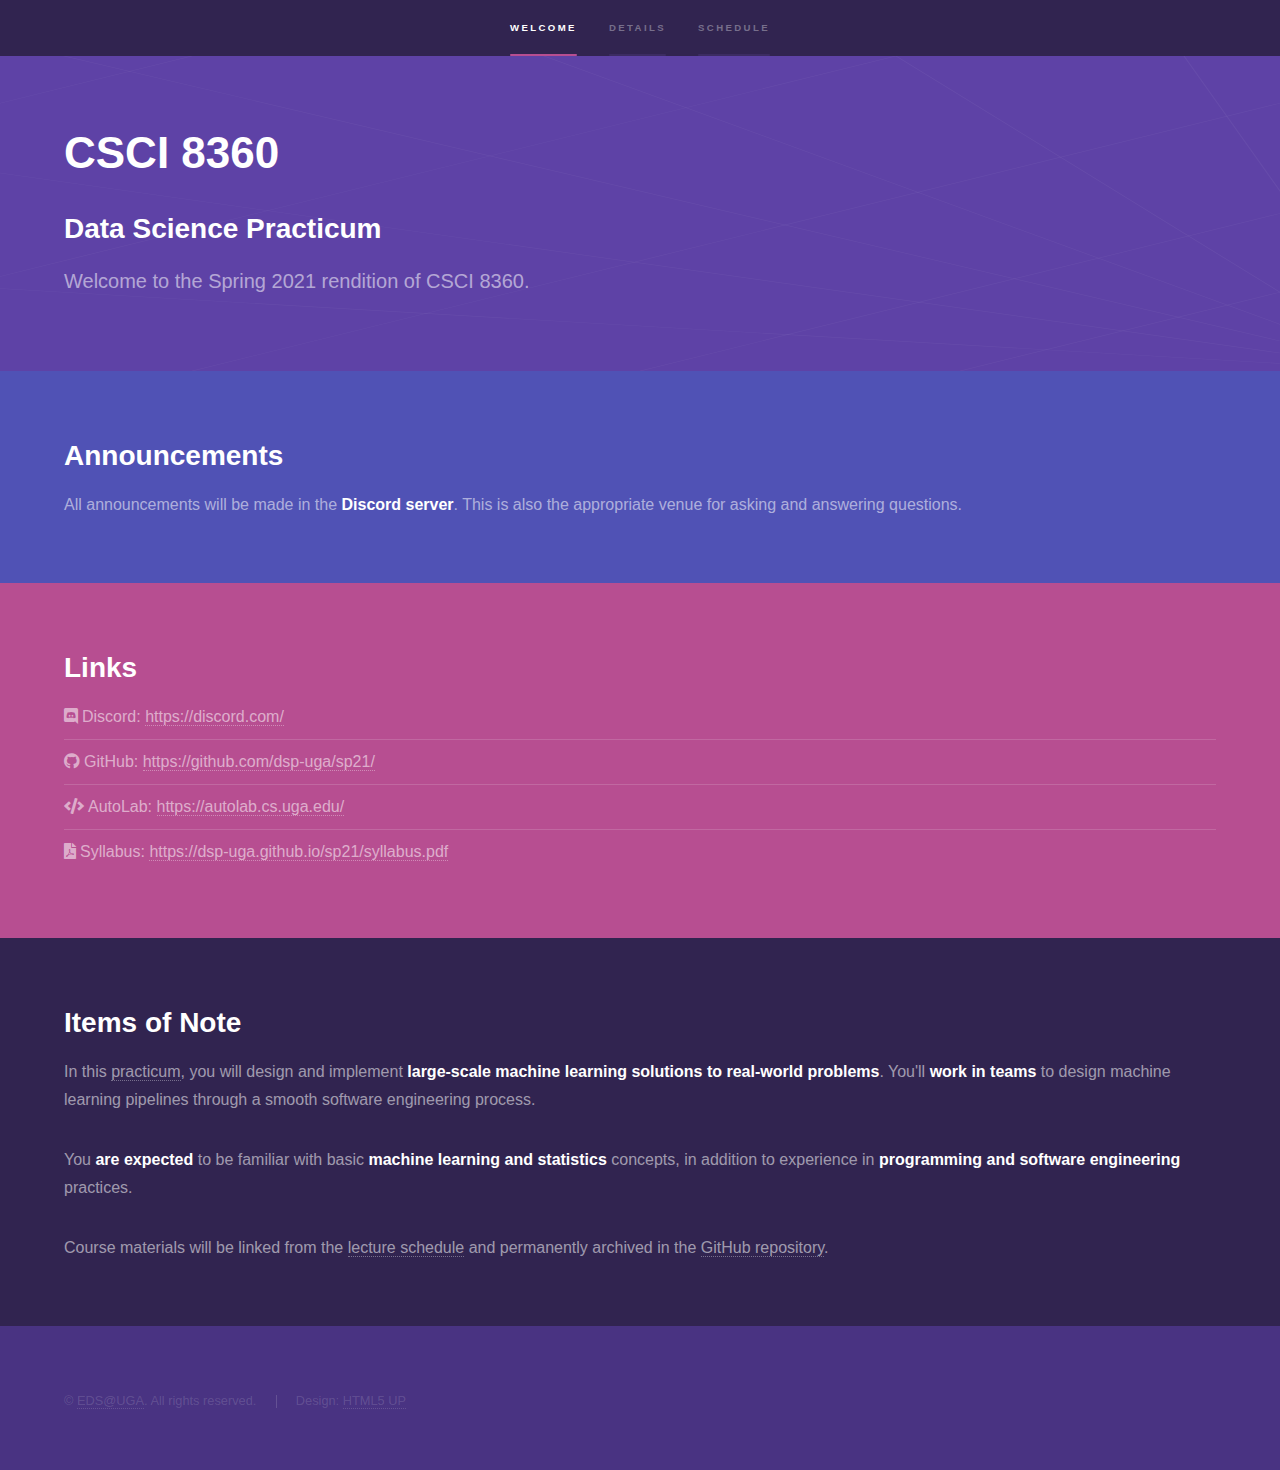
<file: docs/index.html>
<!DOCTYPE HTML>
<!--
	Hyperspace by HTML5 UP
	html5up.net | @ajlkn
	Free for personal and commercial use under the CCA 3.0 license (html5up.net/license)
-->
<html>
	<head>
		<title>CSCI 8360</title>
		<meta charset="utf-8" />
		<meta name="viewport" content="width=device-width, initial-scale=1" />
		<!--[if lte IE 8]><script src="assets/js/ie/html5shiv.js"></script><![endif]-->
		<link rel="stylesheet" href="assets/css/main.css" />
		<!--[if lte IE 9]><link rel="stylesheet" href="assets/css/ie9.css" /><![endif]-->
		<!--[if lte IE 8]><link rel="stylesheet" href="assets/css/ie8.css" /><![endif]-->
	</head>
	<body>

		<!-- Sidebar -->
			<section id="sidebar">
				<div class="inner">
					<nav>
						<ul>
							<li><a href="index.html" class="active">Welcome</a></li>
							<li><a href="about.html">Details</a></li>
							<li><a href="schedule.html">Schedule</a></li>
						</ul>
					</nav>
				</div>
			</section>

		<!-- Wrapper -->
			<div id="wrapper">

				<!-- Intro -->
					<section id="intro" class="wrapper style1 fade-up">
						<div class="inner">
							<h1>CSCI 8360</h1>
							<h2>Data Science Practicum</h2>
							<p>Welcome to the Spring 2021 rendition of CSCI 8360.</p>
						</div>
					</section>

				<!-- One -->
					<section id="announce" class="wrapper style2 fade-up">
						<div class="inner">
							<h2>Announcements</h2>
							<p>All announcements will be made in the <strong>Discord server</strong>.
								This is also the appropriate venue for asking and answering questions.</p>
						</div>
					</section>


					<section id="links" class="wrapper style3 fade-up">
						<div class="inner">
							<h2>Links</h2>

								<ul class="alt">
									<li><span class="fab fa-discord">&nbsp;</span>Discord: <a href="https://discord.com/">https://discord.com/</a></li>
									<li><span class="fab fa-github">&nbsp;</span>GitHub: <a href="https://github.com/dsp-uga/sp21/">https://github.com/dsp-uga/sp21/</a></li>
									<li><span class="fas fa-code">&nbsp;</span>AutoLab: <a href="https://autolab.cs.uga.edu/">https://autolab.cs.uga.edu/</a></li>
									<li><span class="fas fa-file-pdf">&nbsp;</span>Syllabus: <a href="https://dsp-uga.github.io/sp21/syllabus.pdf">https://dsp-uga.github.io/sp21/syllabus.pdf</a></li>
								</ul>


						</div>
					</section>

					<section id="general" class="wrapper style4 fade-up">
						<div class="inner">
							<h2>Items of Note</h2>

							<p>In this <a href="https://en.wikipedia.org/wiki/Practicum">practicum</a>,
								you will design and implement <strong>large-scale machine
								learning solutions to real-world problems</strong>.
								You'll <strong>work in teams</strong>
								to design machine learning pipelines through a smooth software
								engineering process.</p>

							<p>You <strong>are expected</strong> to be familiar with basic
								<strong>machine learning and statistics</strong> concepts, in addition to
								experience in <strong>programming and software engineering</strong>
								practices.</p>

							<p>Course materials will be linked from the
								<a href="schedule.html">lecture schedule</a> and permanently
								archived in the
								<a href="https://github.com/dsp-uga/sp21">GitHub repository</a>.</p>
						</div>
					</section>


			</div>

		<!-- Footer -->
			<footer id="footer" class="wrapper style1-alt">
				<div class="inner">
					<ul class="menu">
						<li>&copy; <a href="https://eds-uga.github.io/">EDS@UGA</a>. All rights reserved.</li><li>Design: <a href="http://html5up.net">HTML5 UP</a></li>
					</ul>
				</div>
			</footer>

		<!-- Scripts -->
			<script src="assets/js/jquery.min.js"></script>
			<script src="assets/js/jquery.scrollex.min.js"></script>
			<script src="assets/js/jquery.scrolly.min.js"></script>
			<script src="assets/js/skel.min.js"></script>
			<script src="assets/js/util.js"></script>
			<!--[if lte IE 8]><script src="assets/js/ie/respond.min.js"></script><![endif]-->
			<script src="assets/js/main.js"></script>

	</body>
</html>
</file>
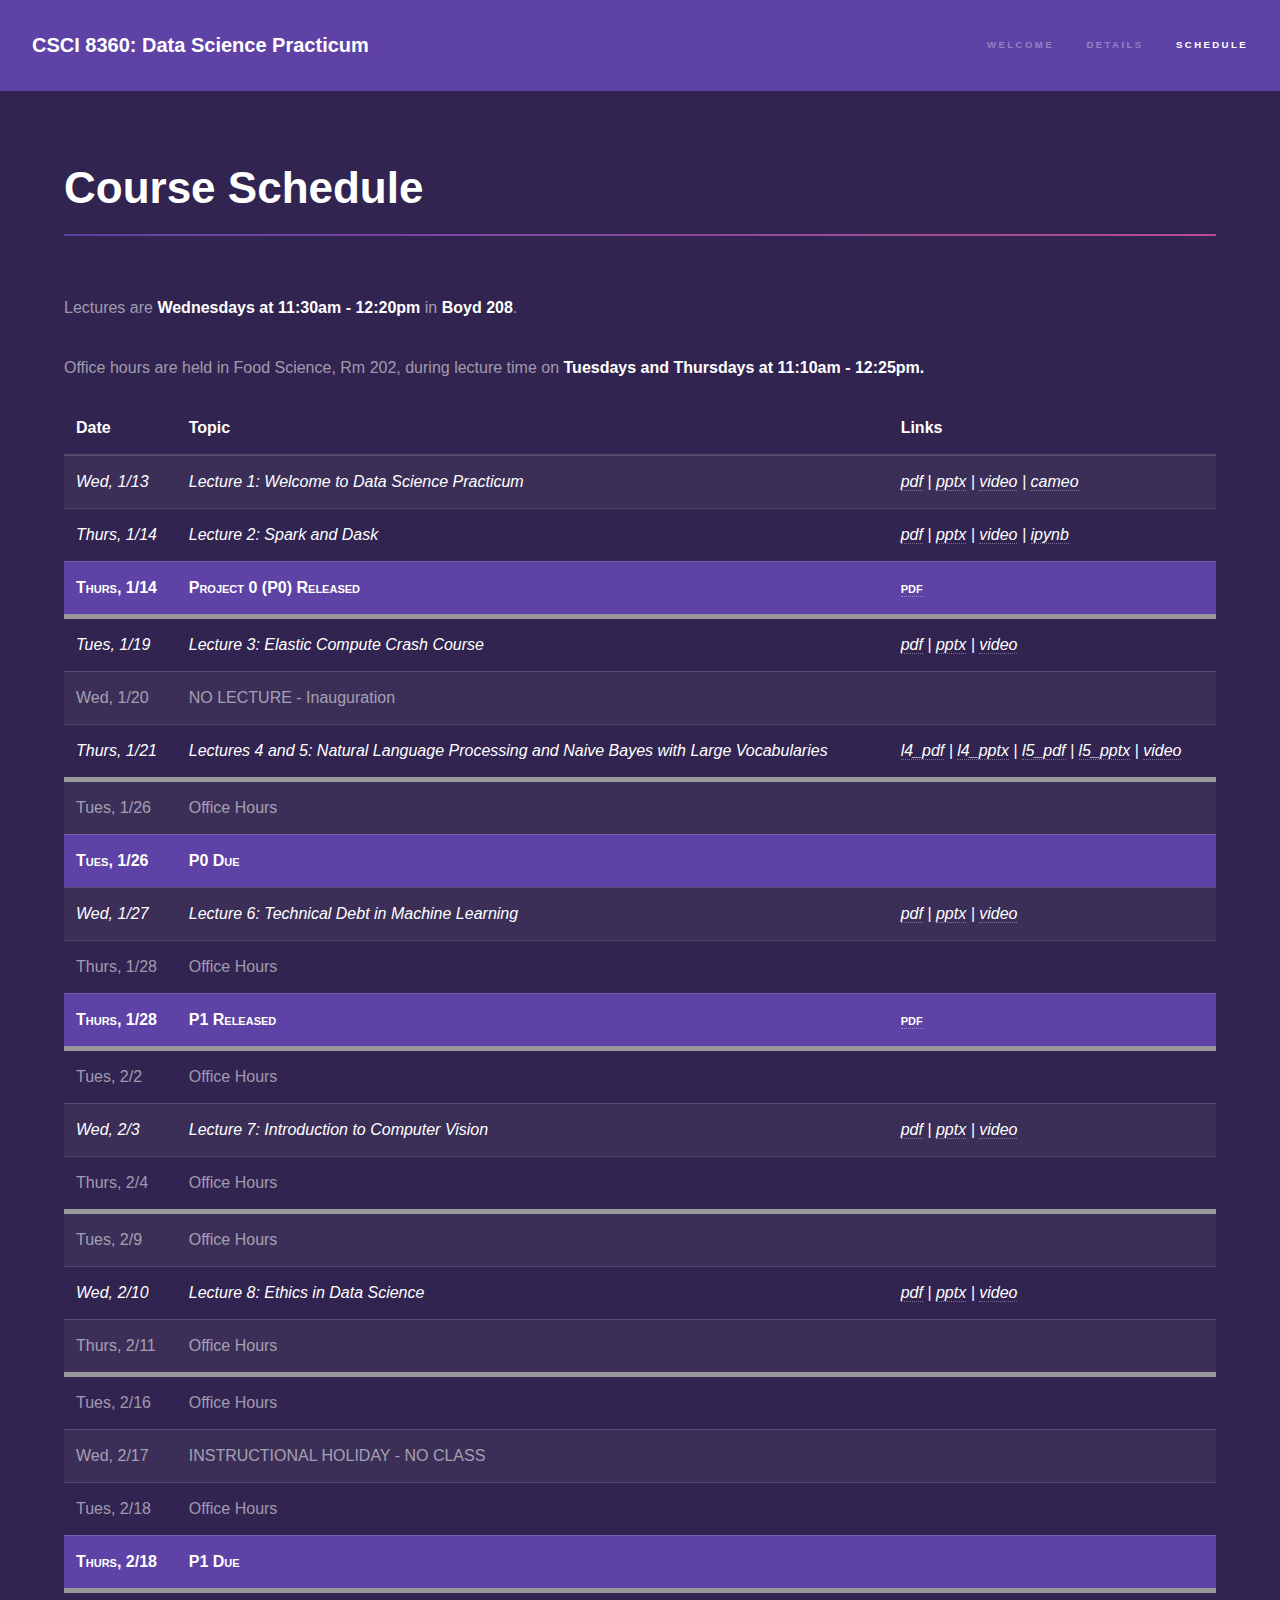
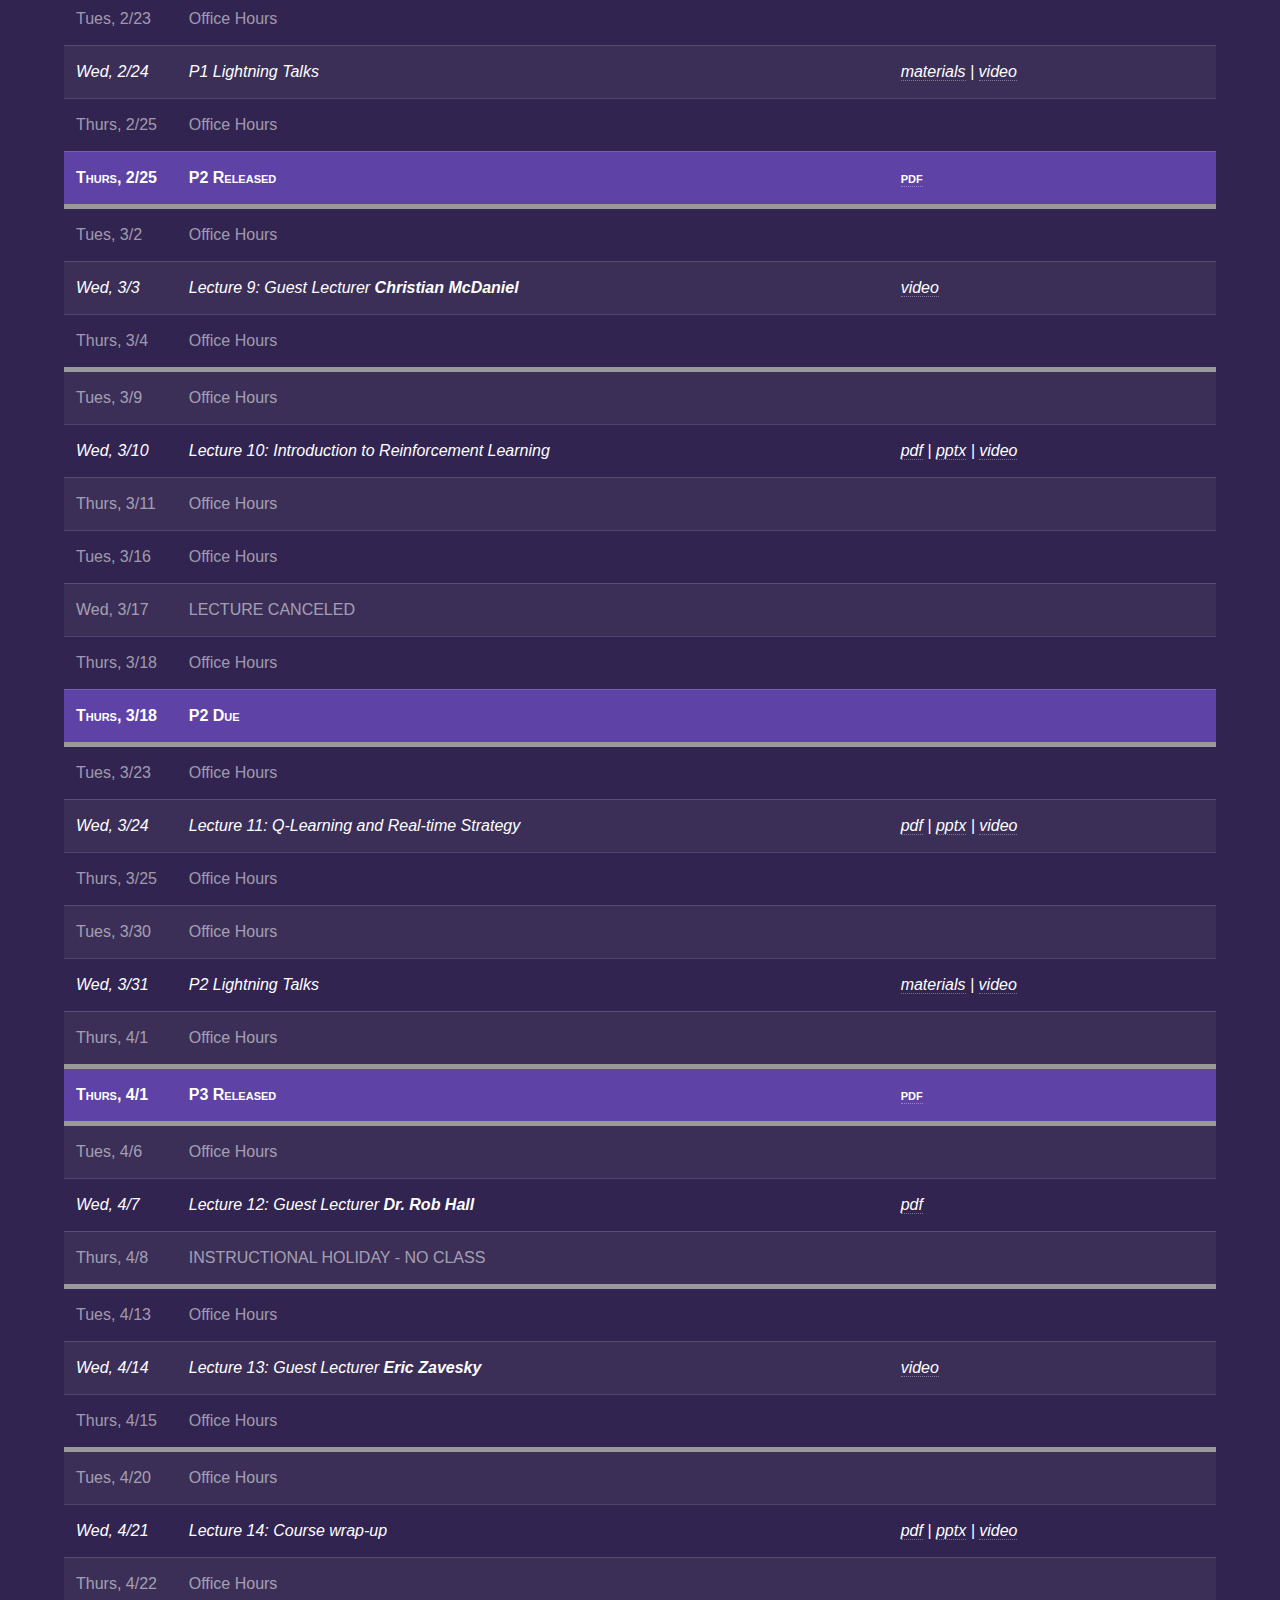
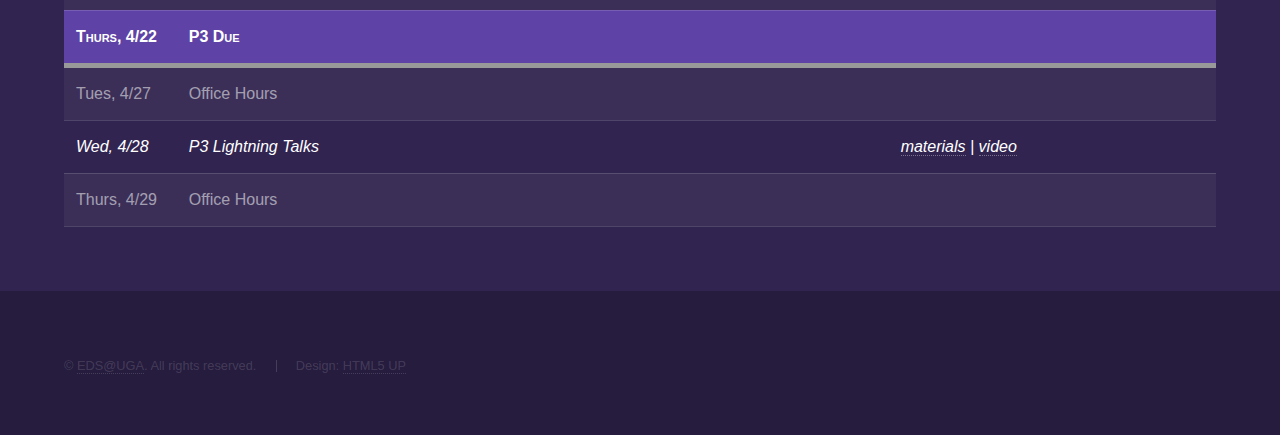
<file: docs/schedule.html>
<!DOCTYPE HTML>
<!--
	Hyperspace by HTML5 UP
	html5up.net | @ajlkn
	Free for personal and commercial use under the CCA 3.0 license (html5up.net/license)
-->
<html>
	<head>
		<title>CSCI 8360 - Schedule</title>
		<meta charset="utf-8" />
		<meta name="viewport" content="width=device-width, initial-scale=1" />
		<!--[if lte IE 8]><script src="assets/js/ie/html5shiv.js"></script><![endif]-->
		<link rel="stylesheet" href="assets/css/main.css" />
		<!--[if lte IE 9]><link rel="stylesheet" href="assets/css/ie9.css" /><![endif]-->
		<!--[if lte IE 8]><link rel="stylesheet" href="assets/css/ie8.css" /><![endif]-->
		<style type="text/css">
        .h3links {
            font-size: 18px;
            border: none;
            margin-top: 0px;
            margin-bottom: -20px;
        }

        .endweek {
            border-bottom: 5px solid #999;
        }

        .A td {
          font-weight: bold;
          font-variant: small-caps;
          color: #FFF;
          background-color: #5e42a6;
        }

        .L td {
          font-style: italic;
          color: #FFF;
        }

        td { padding: 3px; }
    </style>
	</head>
	<body>

		<!-- Header -->
		<header id="header">
			<a href="index.html" class="title">CSCI 8360: Data Science Practicum</a>
			<nav>
				<ul>
					<li><a href="index.html">Welcome</a></li>
					<li><a href="about.html">Details</a></li>
					<li><a href="schedule.html" class="active">Schedule</a></li>
				</ul>
			</nav>
		</header>

		<!-- Wrapper -->
			<div id="wrapper">

				<!-- Main -->
				<section id="main" class="wrapper">
					<div class="inner">
						<h1 class="major">Course Schedule</h1>

						<p>Lectures are <strong>Wednesdays at 11:30am - 12:20pm</strong> in <strong>Boyd 208</strong>.</p>

						<p>Office hours are held in Food Science, Rm 202, during lecture
							time on <strong>Tuesdays and Thursdays at 11:10am - 12:25pm.</strong></p>

						
						<div class="table-wrapper">
							<table>
								<thead>
									<tr>
										<th>Date</th>
										<th>Topic</th>
										<th>Links</th>
									</tr>
								</thead>
								<tbody>
									<!-- Week 1 -->
									<tr class="L">
										<td>Wed, 1/13</td>
										<td>Lecture 1: Welcome to Data Science Practicum</td>
										<td><a name="L1" href="http://cobweb.cs.uga.edu/~squinn/courses/sp21/csci8360/L1.slides.pdf">pdf</a> | <a href="https://github.com/dsp-uga/sp21/blob/main/lectures/L1.pptx">pptx</a> | <a href="http://cobweb.cs.uga.edu/~squinn/courses/sp21/csci8360/Lecture1.mp4">video</a> | <a href="videos/cameo.mp4">cameo</a></td>
									</tr>
									<tr class="L">
										<td>Thurs, 1/14</td>
										<td>Lecture 2: Spark and Dask</td>
										<td><a name="L2" href="http://cobweb.cs.uga.edu/~squinn/courses/sp21/csci8360/L2.slides.pdf">pdf</a> | <a href="https://github.com/dsp-uga/sp21/blob/main/lectures/L2.pptx">pptx</a> | <a href="http://cobweb.cs.uga.edu/~squinn/courses/sp21/csci8360/Lecture2.mp4">video</a> | <a href="https://github.com/dsp-uga/sp21/blob/master/scripts/pyspark.ipynb">ipynb</a></td>
									</tr>
									<tr class="A endweek">
										<td>Thurs, 1/14</td>
										<td>Project 0 (P0) Released</td>
										<td><a name="P0" href="https://github.com/dsp-uga/sp21/blob/main/projects/p0/project0.pdf">pdf</a></td>
									</tr>

									<!-- Week 2 -->
									<tr class="L">
										<td>Tues, 1/19</td>
										<td>Lecture 3: Elastic Compute Crash Course</td>
										<td><a name="L3" href="http://cobweb.cs.uga.edu/~squinn/courses/sp21/csci8360/GCP_AWS.slides.pdf">pdf</a> | <a href="https://github.com/dsp-uga/sp21/blob/main/lectures/L3.pptx">pptx</a> | <a href="http://cobweb.cs.uga.edu/~squinn/courses/sp21/csci8360/Lecture3.mp4">video</a>
										</td>
									</tr>
									<tr>
										<td>Wed, 1/20</td>
										<td>NO LECTURE - Inauguration</td>
										<td></td>
									</tr>
									<tr class="L endweek">
										<td>Thurs, 1/21</td>
										<td>Lectures 4 and 5: Natural Language Processing and Naive Bayes with Large Vocabularies</td>
										<td><a name="L4" href="http://cobweb.cs.uga.edu/~squinn/courses/sp21/csci8360/NLP_intro.slides.pdf">l4_pdf</a> | <a href="https://github.com/dsp-uga/sp21/blob/main/lectures/NLP_intro.pptx">l4_pptx</a> | <a name="L4" href="http://cobweb.cs.uga.edu/~squinn/courses/sp21/csci8360/NB_large.slides.pdf">l5_pdf</a> | <a href="https://github.com/dsp-uga/sp21/blob/main/lectures/NB_large.pptx">l5_pptx</a> | <a href="http://cobweb.cs.uga.edu/~squinn/courses/sp21/csci8360/Lecture45.mp4">video</a></td>
									</tr>

									<!-- Week 3 -->
									<tr>
										<td>Tues, 1/26</td>
										<td>Office Hours</td>
										<td></td>
									</tr>
									<tr class="A">
										<td>Tues, 1/26</td>
										<td>P0 Due</td>
										<td></td>
									</tr>
									<tr class="L">
										<td>Wed, 1/27</td>
										<td>Lecture 6: Technical Debt in Machine Learning</td>
										<td><a name="L6" href="http://cobweb.cs.uga.edu/~squinn/courses/sp21/csci8360/technicaldebtinml.slides.pdf">pdf</a> | <a href="https://github.com/dsp-uga/sp21/blob/main/lectures/technicaldebtinml.pptx">pptx</a> | <a href="http://cobweb.cs.uga.edu/~squinn/courses/sp21/csci8360/Lecture6.mp4">video</a></td>
									</tr>
									<tr>
										<td>Thurs, 1/28</td>
										<td>Office Hours</td>
										<td></td>
									</tr>
									<tr class="A endweek">
										<td>Thurs, 1/28</td>
										<td>P1 Released</td>
										<td><a name="P1" href="https://github.com/dsp-uga/sp21/blob/main/projects/p1/project1.pdf">pdf</a></td>
									</tr>

									<!-- Week 4 -->
									<tr>
										<td>Tues, 2/2</td>
										<td>Office Hours</td>
										<td></td>
									</tr>
									<tr class="L">
										<td>Wed, 2/3</td>
										<td>Lecture 7: Introduction to Computer Vision</td>
										<td><a name="L7" href="http://cobweb.cs.uga.edu/~squinn/courses/sp21/csci8360/computervision.slides.pdf">pdf</a> | <a href="https://github.com/dsp-uga/sp21/blob/main/lectures/computervision.pptx">pptx</a> | <a href="http://cobweb.cs.uga.edu/~squinn/courses/sp21/csci8360/Lecture7.mp4">video</a></td>
									</tr>
									<tr class="endweek">
										<td>Thurs, 2/4</td>
										<td>Office Hours</td>
										<td></td>
									</tr>

									<!-- Week 5 -->
									<tr>
										<td>Tues, 2/9</td>
										<td>Office Hours</td>
										<td></td>
									</tr>
									<tr class="L">
										<td>Wed, 2/10</td>
										<td>Lecture 8: Ethics in Data Science</td>
										<td><a name="L8" href="http://cobweb.cs.uga.edu/~squinn/courses/sp21/csci8360/EthicsDataScience.slides.pdf">pdf</a> | <a href="https://github.com/dsp-uga/sp21/blob/main/lectures/EthicsDataScience.pptx">pptx</a> | <a href="http://cobweb.cs.uga.edu/~squinn/courses/sp21/csci8360/Lecture8.mp4">video</a></td>
									</tr>
									<tr class="endweek">
										<td>Thurs, 2/11</td>
										<td>Office Hours</td>
										<td></td>
									</tr>

									<!-- Week 6 -->
									<tr>
										<td>Tues, 2/16</td>
										<td>Office Hours</td>
										<td></td>
									</tr>
									<tr>
										<td>Wed, 2/17</td>
										<td>INSTRUCTIONAL HOLIDAY - NO CLASS</td>
										<td></td>
									</tr>
									<tr>
										<td>Tues, 2/18</td>
										<td>Office Hours</td>
										<td></td>
									</tr>
									<tr class="A endweek">
										<td>Thurs, 2/18</td>
										<td>P1 Due</td>
										<td></td>
									</tr>

									<!-- Week 7 -->
									<tr>
										<td>Tues, 2/23</td>
										<td>Office Hours</td>
										<td></td>
									</tr>
									<tr class="L">
										<td>Wed, 2/24</td>
										<td>P1 Lightning Talks</td>
										<td><a href="https://github.com/dsp-uga/sp21/tree/main/projects/p1/lightningtalks">materials</a> | <a href="http://cobweb.cs.uga.edu/~squinn/courses/sp21/csci8360/P1LightningTalks.mp4">video</a></td>
									</tr>
									<tr>
										<td>Thurs, 2/25</td>
										<td>Office Hours</td>
										<td></td>
									</tr>
									<tr class="A endweek">
										<td>Thurs, 2/25</td>
										<td>P2 Released</td>
										<td><a name="P2" href="https://github.com/dsp-uga/sp21/blob/main/projects/p2/project2.pdf">pdf</a></td>
									</tr>

									<!-- Week 8 -->
									<tr>
										<td>Tues, 3/2</td>
										<td>Office Hours</td>
										<td></td>
									</tr>
									<tr class="L">
										<td>Wed, 3/3</td>
										<td>Lecture 9: Guest Lecturer <strong>Christian McDaniel</strong></td>
										<td><a href="http://cobweb.cs.uga.edu/~squinn/courses/sp21/csci8360/GuestLecturer_ChristianMcDaniel.mp4">video</a></td>
									</tr>
									<tr class="endweek">
										<td>Thurs, 3/4</td>
										<td>Office Hours</td>
										<td></td>
									</tr>

									<!-- Week 9 -->
									<tr>
										<td>Tues, 3/9</td>
										<td>Office Hours</td>
										<td></td>
									</tr>
									<tr class="L">
										<td>Wed, 3/10</td>
										<td>Lecture 10: Introduction to Reinforcement Learning</td>
										<td><a name="L10" href="http://cobweb.cs.uga.edu/~squinn/courses/sp21/csci8360/RL_intro.slides.pdf">pdf</a> | <a href="https://github.com/dsp-uga/sp21/blob/main/lectures/RL_intro.pptx">pptx</a> | <a href="http://cobweb.cs.uga.edu/~squinn/courses/sp21/csci8360/Lecture10.mp4">video</a></td>
									</tr>
									<tr>
										<td>Thurs, 3/11</td>
										<td>Office Hours</td>
										<td></td>
									</tr>

									<!-- Week 10 -->
									<tr>
										<td>Tues, 3/16</td>
										<td>Office Hours</td>
										<td></td>
									</tr>
									<tr>
										<td>Wed, 3/17</td>
										<td>LECTURE CANCELED</td>
										<td></td>
									</tr>
									<tr>
										<td>Thurs, 3/18</td>
										<td>Office Hours</td>
										<td></td>
									</tr>
									<tr class="A endweek">
										<td>Thurs, 3/18</td>
										<td>P2 Due</td>
										<td></td>
									</tr>

									<!-- Week 11 -->
									<tr>
										<td>Tues, 3/23</td>
										<td>Office Hours</td>
										<td></td>
									</tr>
									<tr class="L">
										<td>Wed, 3/24</td>
										<td>Lecture 11: Q-Learning and Real-time Strategy</td>
										<td><a name="L11" href="http://cobweb.cs.uga.edu/~squinn/courses/sp21/csci8360/Qlearning_RTS.slides.pdf">pdf</a> | <a href="https://github.com/dsp-uga/sp21/blob/main/lectures/Qlearning_RTS.pptx">pptx</a> | <a href="http://cobweb.cs.uga.edu/~squinn/courses/sp21/csci8360/Lecture11.mp4">video</a></td>
									</tr>
									<tr>
										<td>Thurs, 3/25</td>
										<td>Office Hours</td>
										<td></td>
									</tr>

									<!-- Week 12 -->
									<tr>
										<td>Tues, 3/30</td>
										<td>Office Hours</td>
										<td></td>
									</tr>
									<tr class="L">
										<td>Wed, 3/31</td>
										<td>P2 Lightning Talks</td>
										<td><a href="https://github.com/dsp-uga/sp21/tree/main/projects/p2/lightningtalks">materials</a> | <a href="http://cobweb.cs.uga.edu/~squinn/courses/sp21/csci8360/P2LightningTalks.mp4">video</a></td>
									</tr>
									<tr class="endweek">
										<td>Thurs, 4/1</td>
										<td>Office Hours</td>
										<td></td>
									</tr>
									<tr class="A endweek">
										<td>Thurs, 4/1</td>
										<td>P3 Released</td>
										<td><a name="P3" href="https://github.com/dsp-uga/sp21/blob/main/projects/p3/project3.pdf">pdf</a></td>
									</tr>

									<!-- Week 13 -->
									<tr>
										<td>Tues, 4/6</td>
										<td>Office Hours</td>
										<td></td>
									</tr>
									<tr class="L">
										<td>Wed, 4/7</td>
										<td>Lecture 12: Guest Lecturer <strong>Dr. Rob Hall</strong></td>
										<td><a name="L12" href="https://dsp-uga.github.io/sp21/slides/recommenders.slides.pdf">pdf</a></td>
									</tr>
									<tr class="endweek">
										<td>Thurs, 4/8</td>
										<td>INSTRUCTIONAL HOLIDAY - NO CLASS</td>
										<td></td>
									</tr>

									<!-- Week 14 -->
									<tr>
										<td>Tues, 4/13</td>
										<td>Office Hours</td>
										<td></td>
									</tr>
									<tr class="L">
										<td>Wed, 4/14</td>
										<td>Lecture 13: Guest Lecturer <strong>Eric Zavesky</strong></td>
										<td><a name="L13" href="http://cobweb.cs.uga.edu/~squinn/courses/sp21/csci8360/Lecture13.mp4">video</a></td>
									</tr>
									<tr class="endweek">
										<td>Thurs, 4/15</td>
										<td>Office Hours</td>
										<td></td>
									</tr>

									<!-- Week 15 -->
									<tr>
										<td>Tues, 4/20</td>
										<td>Office Hours</td>
										<td></td>
									</tr>
									<tr class="L">
										<td>Wed, 4/21</td>
										<td>Lecture 14: Course wrap-up</td>
										<td><a name="L14" href="http://cobweb.cs.uga.edu/~squinn/courses/sp21/csci8360/Lecture14_Wrapup.slides.pdf">pdf</a> | <a href="https://github.com/dsp-uga/sp21/blob/main/lectures/Lecture14_Wrapup.pptx">pptx</a> | <a href="http://cobweb.cs.uga.edu/~squinn/courses/sp21/csci8360/Lecture14.mp4">video</a></td>
									</tr>
									<tr>
										<td>Thurs, 4/22</td>
										<td>Office Hours</td>
										<td></td>
									</tr>
									<tr class="A endweek">
										<td>Thurs, 4/22</td>
										<td>P3 Due</td>
										<td></td>
									</tr>

									<!-- Week 16 -->
									<tr>
										<td>Tues, 4/27</td>
										<td>Office Hours</td>
										<td></td>
									</tr>
									<tr class="L">
										<td>Wed, 4/28</td>
										<td>P3 Lightning Talks</td>
										<td><a href="https://github.com/dsp-uga/sp21/tree/main/projects/p3/lightningtalks">materials</a> | <a href="http://cobweb.cs.uga.edu/~squinn/courses/sp21/csci8360/P3LightningTalks.mp4">video</a></td>
									</tr>
									<tr>
										<td>Thurs, 4/29</td>
										<td>Office Hours</td>
										<td></td>
									</tr>

								</tbody>
							</table>
						</div>

					</div>
				</section>

			</div>

		<!-- Footer -->
			<footer id="footer" class="wrapper alt">
				<div class="inner">
					<ul class="menu">
						<li>&copy; <a href="https://eds-uga.github.io/">EDS@UGA</a>. All rights reserved.</li><li>Design: <a href="http://html5up.net">HTML5 UP</a></li>
					</ul>
				</div>
			</footer>

		<!-- Scripts -->
			<script src="assets/js/jquery.min.js"></script>
			<script src="assets/js/jquery.scrollex.min.js"></script>
			<script src="assets/js/jquery.scrolly.min.js"></script>
			<script src="assets/js/skel.min.js"></script>
			<script src="assets/js/util.js"></script>
			<!--[if lte IE 8]><script src="assets/js/ie/respond.min.js"></script><![endif]-->
			<script src="assets/js/main.js"></script>

	</body>
</html>
</file>
<file: docs/assets/css/ie9.css>
/*
	Hyperspace by HTML5 UP
	html5up.net | @ajlkn
	Free for personal and commercial use under the CCA 3.0 license (html5up.net/license)
*/

/* Type */

	h1.major:after {
		background: #b74e91;
	}

/* Wrapper */

	.wrapper.fullscreen {
		min-height: 0;
		padding-bottom: 6em;
		padding-top: 6em;
	}

		body.is-ie .wrapper.fullscreen {
			height: auto;
		}

/* Spotlights */

	.spotlights > section {
		padding-left: 20em;
		position: relative;
	}

		.spotlights > section > .image {
			height: 100%;
			left: 0;
			position: absolute;
			top: 0;
			width: 20em;
		}

		.spotlights > section > .content {
			width: 100%;
		}

/* Features */

	.features:after {
		clear: both;
		content: '';
		display: block;
	}

	.features section {
		float: left;
	}

/* Split */

	.split:after {
		clear: both;
		content: '';
		display: block;
	}

	.split > * {
		float: left;
	}

/* Sidebar */

	#sidebar nav a:after {
		background-color: #b74e91;
	}

/* Header */

	#header:after {
		clear: both;
		content: '';
		display: block;
	}

	#header > .title {
		float: left;
	}

	#header > nav {
		float: right;
	}
</file>
<file: docs/assets/css/ie8.css>
/*
	Hyperspace by HTML5 UP
	html5up.net | @ajlkn
	Free for personal and commercial use under the CCA 3.0 license (html5up.net/license)
*/

/* Type */

	body, input, select, textarea {
		color: #ffffff;
	}

/* Button */

	input[type="submit"],
	input[type="reset"],
	input[type="button"],
	button,
	.button {
		position: relative;
	}

		input[type="submit"]:after,
		input[type="reset"]:after,
		input[type="button"]:after,
		button:after,
		.button:after {
			display: none;
		}

/* Features */

	.features {
		border: solid 1px;
	}

/* Form */

	input[type="text"],
	input[type="password"],
	input[type="email"],
	input[type="tel"],
	select,
	textarea {
		background: transparent;
		border: solid 1px;
	}

/* Split */

	.split.style1 > :first-child {
		padding-right: 2em;
		width: 70%;
	}
</file>
<file: docs/assets/css/main.css>
/* @import url(font-awesome.min.css); */
@import url(fa-5/css/all.min.css);

/*
	Hyperspace by HTML5 UP
	html5up.net | @ajlkn
	Free for personal and commercial use under the CCA 3.0 license (html5up.net/license)
*/

/* Reset */

	html, body, div, span, applet, object, iframe, h1, h2, h3, h4, h5, h6, p, blockquote, pre, a, abbr, acronym, address, big, cite, code, del, dfn, em, img, ins, kbd, q, s, samp, small, strike, strong, sub, sup, tt, var, b, u, i, center, dl, dt, dd, ol, ul, li, fieldset, form, label, legend, table, caption, tbody, tfoot, thead, tr, th, td, article, aside, canvas, details, embed, figure, figcaption, footer, header, hgroup, menu, nav, output, ruby, section, summary, time, mark, audio, video {
		margin: 0;
		padding: 0;
		border: 0;
		font-size: 100%;
		font: inherit;
		vertical-align: baseline;
	}

	article, aside, details, figcaption, figure, footer, header, hgroup, menu, nav, section {
		display: block;
	}

	body {
		line-height: 1;
	}

	ol, ul {
		list-style: none;
	}

	blockquote, q {
		quotes: none;
	}

	blockquote:before, blockquote:after, q:before, q:after {
		content: '';
		content: none;
	}

	table {
		border-collapse: collapse;
		border-spacing: 0;
	}

	body {
		-webkit-text-size-adjust: none;
	}

/* Box Model */

	*, *:before, *:after {
		-moz-box-sizing: border-box;
		-webkit-box-sizing: border-box;
		box-sizing: border-box;
	}

/* Grid */

	.row {
		border-bottom: solid 1px transparent;
		-moz-box-sizing: border-box;
		-webkit-box-sizing: border-box;
		box-sizing: border-box;
	}

	.row > * {
		float: left;
		-moz-box-sizing: border-box;
		-webkit-box-sizing: border-box;
		box-sizing: border-box;
	}

	.row:after, .row:before {
		content: '';
		display: block;
		clear: both;
		height: 0;
	}

	.row.uniform > * > :first-child {
		margin-top: 0;
	}

	.row.uniform > * > :last-child {
		margin-bottom: 0;
	}

	.row.\30 \25 > * {
		padding: 0 0 0 0em;
	}

	.row.\30 \25 {
		margin: 0 0 -1px 0em;
	}

	.row.uniform.\30 \25 > * {
		padding: 0em 0 0 0em;
	}

	.row.uniform.\30 \25 {
		margin: 0em 0 -1px 0em;
	}

	.row > * {
		padding: 0 0 0 1.5em;
	}

	.row {
		margin: 0 0 -1px -1.5em;
	}

	.row.uniform > * {
		padding: 1.5em 0 0 1.5em;
	}

	.row.uniform {
		margin: -1.5em 0 -1px -1.5em;
	}

	.row.\32 00\25 > * {
		padding: 0 0 0 3em;
	}

	.row.\32 00\25 {
		margin: 0 0 -1px -3em;
	}

	.row.uniform.\32 00\25 > * {
		padding: 3em 0 0 3em;
	}

	.row.uniform.\32 00\25 {
		margin: -3em 0 -1px -3em;
	}

	.row.\31 50\25 > * {
		padding: 0 0 0 2.25em;
	}

	.row.\31 50\25 {
		margin: 0 0 -1px -2.25em;
	}

	.row.uniform.\31 50\25 > * {
		padding: 2.25em 0 0 2.25em;
	}

	.row.uniform.\31 50\25 {
		margin: -2.25em 0 -1px -2.25em;
	}

	.row.\35 0\25 > * {
		padding: 0 0 0 0.75em;
	}

	.row.\35 0\25 {
		margin: 0 0 -1px -0.75em;
	}

	.row.uniform.\35 0\25 > * {
		padding: 0.75em 0 0 0.75em;
	}

	.row.uniform.\35 0\25 {
		margin: -0.75em 0 -1px -0.75em;
	}

	.row.\32 5\25 > * {
		padding: 0 0 0 0.375em;
	}

	.row.\32 5\25 {
		margin: 0 0 -1px -0.375em;
	}

	.row.uniform.\32 5\25 > * {
		padding: 0.375em 0 0 0.375em;
	}

	.row.uniform.\32 5\25 {
		margin: -0.375em 0 -1px -0.375em;
	}

	.\31 2u, .\31 2u\24 {
		width: 100%;
		clear: none;
		margin-left: 0;
	}

	.\31 1u, .\31 1u\24 {
		width: 91.6666666667%;
		clear: none;
		margin-left: 0;
	}

	.\31 0u, .\31 0u\24 {
		width: 83.3333333333%;
		clear: none;
		margin-left: 0;
	}

	.\39 u, .\39 u\24 {
		width: 75%;
		clear: none;
		margin-left: 0;
	}

	.\38 u, .\38 u\24 {
		width: 66.6666666667%;
		clear: none;
		margin-left: 0;
	}

	.\37 u, .\37 u\24 {
		width: 58.3333333333%;
		clear: none;
		margin-left: 0;
	}

	.\36 u, .\36 u\24 {
		width: 50%;
		clear: none;
		margin-left: 0;
	}

	.\35 u, .\35 u\24 {
		width: 41.6666666667%;
		clear: none;
		margin-left: 0;
	}

	.\34 u, .\34 u\24 {
		width: 33.3333333333%;
		clear: none;
		margin-left: 0;
	}

	.\33 u, .\33 u\24 {
		width: 25%;
		clear: none;
		margin-left: 0;
	}

	.\32 u, .\32 u\24 {
		width: 16.6666666667%;
		clear: none;
		margin-left: 0;
	}

	.\31 u, .\31 u\24 {
		width: 8.3333333333%;
		clear: none;
		margin-left: 0;
	}

	.\31 2u\24 + *,
	.\31 1u\24 + *,
	.\31 0u\24 + *,
	.\39 u\24 + *,
	.\38 u\24 + *,
	.\37 u\24 + *,
	.\36 u\24 + *,
	.\35 u\24 + *,
	.\34 u\24 + *,
	.\33 u\24 + *,
	.\32 u\24 + *,
	.\31 u\24 + * {
		clear: left;
	}

	.\-11u {
		margin-left: 91.66667%;
	}

	.\-10u {
		margin-left: 83.33333%;
	}

	.\-9u {
		margin-left: 75%;
	}

	.\-8u {
		margin-left: 66.66667%;
	}

	.\-7u {
		margin-left: 58.33333%;
	}

	.\-6u {
		margin-left: 50%;
	}

	.\-5u {
		margin-left: 41.66667%;
	}

	.\-4u {
		margin-left: 33.33333%;
	}

	.\-3u {
		margin-left: 25%;
	}

	.\-2u {
		margin-left: 16.66667%;
	}

	.\-1u {
		margin-left: 8.33333%;
	}

	@media screen and (max-width: 1680px) {

		.row > * {
			padding: 0 0 0 1.5em;
		}

		.row {
			margin: 0 0 -1px -1.5em;
		}

		.row.uniform > * {
			padding: 1.5em 0 0 1.5em;
		}

		.row.uniform {
			margin: -1.5em 0 -1px -1.5em;
		}

		.row.\32 00\25 > * {
			padding: 0 0 0 3em;
		}

		.row.\32 00\25 {
			margin: 0 0 -1px -3em;
		}

		.row.uniform.\32 00\25 > * {
			padding: 3em 0 0 3em;
		}

		.row.uniform.\32 00\25 {
			margin: -3em 0 -1px -3em;
		}

		.row.\31 50\25 > * {
			padding: 0 0 0 2.25em;
		}

		.row.\31 50\25 {
			margin: 0 0 -1px -2.25em;
		}

		.row.uniform.\31 50\25 > * {
			padding: 2.25em 0 0 2.25em;
		}

		.row.uniform.\31 50\25 {
			margin: -2.25em 0 -1px -2.25em;
		}

		.row.\35 0\25 > * {
			padding: 0 0 0 0.75em;
		}

		.row.\35 0\25 {
			margin: 0 0 -1px -0.75em;
		}

		.row.uniform.\35 0\25 > * {
			padding: 0.75em 0 0 0.75em;
		}

		.row.uniform.\35 0\25 {
			margin: -0.75em 0 -1px -0.75em;
		}

		.row.\32 5\25 > * {
			padding: 0 0 0 0.375em;
		}

		.row.\32 5\25 {
			margin: 0 0 -1px -0.375em;
		}

		.row.uniform.\32 5\25 > * {
			padding: 0.375em 0 0 0.375em;
		}

		.row.uniform.\32 5\25 {
			margin: -0.375em 0 -1px -0.375em;
		}

		.\31 2u\28xlarge\29, .\31 2u\24\28xlarge\29 {
			width: 100%;
			clear: none;
			margin-left: 0;
		}

		.\31 1u\28xlarge\29, .\31 1u\24\28xlarge\29 {
			width: 91.6666666667%;
			clear: none;
			margin-left: 0;
		}

		.\31 0u\28xlarge\29, .\31 0u\24\28xlarge\29 {
			width: 83.3333333333%;
			clear: none;
			margin-left: 0;
		}

		.\39 u\28xlarge\29, .\39 u\24\28xlarge\29 {
			width: 75%;
			clear: none;
			margin-left: 0;
		}

		.\38 u\28xlarge\29, .\38 u\24\28xlarge\29 {
			width: 66.6666666667%;
			clear: none;
			margin-left: 0;
		}

		.\37 u\28xlarge\29, .\37 u\24\28xlarge\29 {
			width: 58.3333333333%;
			clear: none;
			margin-left: 0;
		}

		.\36 u\28xlarge\29, .\36 u\24\28xlarge\29 {
			width: 50%;
			clear: none;
			margin-left: 0;
		}

		.\35 u\28xlarge\29, .\35 u\24\28xlarge\29 {
			width: 41.6666666667%;
			clear: none;
			margin-left: 0;
		}

		.\34 u\28xlarge\29, .\34 u\24\28xlarge\29 {
			width: 33.3333333333%;
			clear: none;
			margin-left: 0;
		}

		.\33 u\28xlarge\29, .\33 u\24\28xlarge\29 {
			width: 25%;
			clear: none;
			margin-left: 0;
		}

		.\32 u\28xlarge\29, .\32 u\24\28xlarge\29 {
			width: 16.6666666667%;
			clear: none;
			margin-left: 0;
		}

		.\31 u\28xlarge\29, .\31 u\24\28xlarge\29 {
			width: 8.3333333333%;
			clear: none;
			margin-left: 0;
		}

		.\31 2u\24\28xlarge\29 + *,
		.\31 1u\24\28xlarge\29 + *,
		.\31 0u\24\28xlarge\29 + *,
		.\39 u\24\28xlarge\29 + *,
		.\38 u\24\28xlarge\29 + *,
		.\37 u\24\28xlarge\29 + *,
		.\36 u\24\28xlarge\29 + *,
		.\35 u\24\28xlarge\29 + *,
		.\34 u\24\28xlarge\29 + *,
		.\33 u\24\28xlarge\29 + *,
		.\32 u\24\28xlarge\29 + *,
		.\31 u\24\28xlarge\29 + * {
			clear: left;
		}

		.\-11u\28xlarge\29 {
			margin-left: 91.66667%;
		}

		.\-10u\28xlarge\29 {
			margin-left: 83.33333%;
		}

		.\-9u\28xlarge\29 {
			margin-left: 75%;
		}

		.\-8u\28xlarge\29 {
			margin-left: 66.66667%;
		}

		.\-7u\28xlarge\29 {
			margin-left: 58.33333%;
		}

		.\-6u\28xlarge\29 {
			margin-left: 50%;
		}

		.\-5u\28xlarge\29 {
			margin-left: 41.66667%;
		}

		.\-4u\28xlarge\29 {
			margin-left: 33.33333%;
		}

		.\-3u\28xlarge\29 {
			margin-left: 25%;
		}

		.\-2u\28xlarge\29 {
			margin-left: 16.66667%;
		}

		.\-1u\28xlarge\29 {
			margin-left: 8.33333%;
		}

	}

	@media screen and (max-width: 1280px) {

		.row > * {
			padding: 0 0 0 1.5em;
		}

		.row {
			margin: 0 0 -1px -1.5em;
		}

		.row.uniform > * {
			padding: 1.5em 0 0 1.5em;
		}

		.row.uniform {
			margin: -1.5em 0 -1px -1.5em;
		}

		.row.\32 00\25 > * {
			padding: 0 0 0 3em;
		}

		.row.\32 00\25 {
			margin: 0 0 -1px -3em;
		}

		.row.uniform.\32 00\25 > * {
			padding: 3em 0 0 3em;
		}

		.row.uniform.\32 00\25 {
			margin: -3em 0 -1px -3em;
		}

		.row.\31 50\25 > * {
			padding: 0 0 0 2.25em;
		}

		.row.\31 50\25 {
			margin: 0 0 -1px -2.25em;
		}

		.row.uniform.\31 50\25 > * {
			padding: 2.25em 0 0 2.25em;
		}

		.row.uniform.\31 50\25 {
			margin: -2.25em 0 -1px -2.25em;
		}

		.row.\35 0\25 > * {
			padding: 0 0 0 0.75em;
		}

		.row.\35 0\25 {
			margin: 0 0 -1px -0.75em;
		}

		.row.uniform.\35 0\25 > * {
			padding: 0.75em 0 0 0.75em;
		}

		.row.uniform.\35 0\25 {
			margin: -0.75em 0 -1px -0.75em;
		}

		.row.\32 5\25 > * {
			padding: 0 0 0 0.375em;
		}

		.row.\32 5\25 {
			margin: 0 0 -1px -0.375em;
		}

		.row.uniform.\32 5\25 > * {
			padding: 0.375em 0 0 0.375em;
		}

		.row.uniform.\32 5\25 {
			margin: -0.375em 0 -1px -0.375em;
		}

		.\31 2u\28large\29, .\31 2u\24\28large\29 {
			width: 100%;
			clear: none;
			margin-left: 0;
		}

		.\31 1u\28large\29, .\31 1u\24\28large\29 {
			width: 91.6666666667%;
			clear: none;
			margin-left: 0;
		}

		.\31 0u\28large\29, .\31 0u\24\28large\29 {
			width: 83.3333333333%;
			clear: none;
			margin-left: 0;
		}

		.\39 u\28large\29, .\39 u\24\28large\29 {
			width: 75%;
			clear: none;
			margin-left: 0;
		}

		.\38 u\28large\29, .\38 u\24\28large\29 {
			width: 66.6666666667%;
			clear: none;
			margin-left: 0;
		}

		.\37 u\28large\29, .\37 u\24\28large\29 {
			width: 58.3333333333%;
			clear: none;
			margin-left: 0;
		}

		.\36 u\28large\29, .\36 u\24\28large\29 {
			width: 50%;
			clear: none;
			margin-left: 0;
		}

		.\35 u\28large\29, .\35 u\24\28large\29 {
			width: 41.6666666667%;
			clear: none;
			margin-left: 0;
		}

		.\34 u\28large\29, .\34 u\24\28large\29 {
			width: 33.3333333333%;
			clear: none;
			margin-left: 0;
		}

		.\33 u\28large\29, .\33 u\24\28large\29 {
			width: 25%;
			clear: none;
			margin-left: 0;
		}

		.\32 u\28large\29, .\32 u\24\28large\29 {
			width: 16.6666666667%;
			clear: none;
			margin-left: 0;
		}

		.\31 u\28large\29, .\31 u\24\28large\29 {
			width: 8.3333333333%;
			clear: none;
			margin-left: 0;
		}

		.\31 2u\24\28large\29 + *,
		.\31 1u\24\28large\29 + *,
		.\31 0u\24\28large\29 + *,
		.\39 u\24\28large\29 + *,
		.\38 u\24\28large\29 + *,
		.\37 u\24\28large\29 + *,
		.\36 u\24\28large\29 + *,
		.\35 u\24\28large\29 + *,
		.\34 u\24\28large\29 + *,
		.\33 u\24\28large\29 + *,
		.\32 u\24\28large\29 + *,
		.\31 u\24\28large\29 + * {
			clear: left;
		}

		.\-11u\28large\29 {
			margin-left: 91.66667%;
		}

		.\-10u\28large\29 {
			margin-left: 83.33333%;
		}

		.\-9u\28large\29 {
			margin-left: 75%;
		}

		.\-8u\28large\29 {
			margin-left: 66.66667%;
		}

		.\-7u\28large\29 {
			margin-left: 58.33333%;
		}

		.\-6u\28large\29 {
			margin-left: 50%;
		}

		.\-5u\28large\29 {
			margin-left: 41.66667%;
		}

		.\-4u\28large\29 {
			margin-left: 33.33333%;
		}

		.\-3u\28large\29 {
			margin-left: 25%;
		}

		.\-2u\28large\29 {
			margin-left: 16.66667%;
		}

		.\-1u\28large\29 {
			margin-left: 8.33333%;
		}

	}

	@media screen and (max-width: 980px) {

		.row > * {
			padding: 0 0 0 1.5em;
		}

		.row {
			margin: 0 0 -1px -1.5em;
		}

		.row.uniform > * {
			padding: 1.5em 0 0 1.5em;
		}

		.row.uniform {
			margin: -1.5em 0 -1px -1.5em;
		}

		.row.\32 00\25 > * {
			padding: 0 0 0 3em;
		}

		.row.\32 00\25 {
			margin: 0 0 -1px -3em;
		}

		.row.uniform.\32 00\25 > * {
			padding: 3em 0 0 3em;
		}

		.row.uniform.\32 00\25 {
			margin: -3em 0 -1px -3em;
		}

		.row.\31 50\25 > * {
			padding: 0 0 0 2.25em;
		}

		.row.\31 50\25 {
			margin: 0 0 -1px -2.25em;
		}

		.row.uniform.\31 50\25 > * {
			padding: 2.25em 0 0 2.25em;
		}

		.row.uniform.\31 50\25 {
			margin: -2.25em 0 -1px -2.25em;
		}

		.row.\35 0\25 > * {
			padding: 0 0 0 0.75em;
		}

		.row.\35 0\25 {
			margin: 0 0 -1px -0.75em;
		}

		.row.uniform.\35 0\25 > * {
			padding: 0.75em 0 0 0.75em;
		}

		.row.uniform.\35 0\25 {
			margin: -0.75em 0 -1px -0.75em;
		}

		.row.\32 5\25 > * {
			padding: 0 0 0 0.375em;
		}

		.row.\32 5\25 {
			margin: 0 0 -1px -0.375em;
		}

		.row.uniform.\32 5\25 > * {
			padding: 0.375em 0 0 0.375em;
		}

		.row.uniform.\32 5\25 {
			margin: -0.375em 0 -1px -0.375em;
		}

		.\31 2u\28medium\29, .\31 2u\24\28medium\29 {
			width: 100%;
			clear: none;
			margin-left: 0;
		}

		.\31 1u\28medium\29, .\31 1u\24\28medium\29 {
			width: 91.6666666667%;
			clear: none;
			margin-left: 0;
		}

		.\31 0u\28medium\29, .\31 0u\24\28medium\29 {
			width: 83.3333333333%;
			clear: none;
			margin-left: 0;
		}

		.\39 u\28medium\29, .\39 u\24\28medium\29 {
			width: 75%;
			clear: none;
			margin-left: 0;
		}

		.\38 u\28medium\29, .\38 u\24\28medium\29 {
			width: 66.6666666667%;
			clear: none;
			margin-left: 0;
		}

		.\37 u\28medium\29, .\37 u\24\28medium\29 {
			width: 58.3333333333%;
			clear: none;
			margin-left: 0;
		}

		.\36 u\28medium\29, .\36 u\24\28medium\29 {
			width: 50%;
			clear: none;
			margin-left: 0;
		}

		.\35 u\28medium\29, .\35 u\24\28medium\29 {
			width: 41.6666666667%;
			clear: none;
			margin-left: 0;
		}

		.\34 u\28medium\29, .\34 u\24\28medium\29 {
			width: 33.3333333333%;
			clear: none;
			margin-left: 0;
		}

		.\33 u\28medium\29, .\33 u\24\28medium\29 {
			width: 25%;
			clear: none;
			margin-left: 0;
		}

		.\32 u\28medium\29, .\32 u\24\28medium\29 {
			width: 16.6666666667%;
			clear: none;
			margin-left: 0;
		}

		.\31 u\28medium\29, .\31 u\24\28medium\29 {
			width: 8.3333333333%;
			clear: none;
			margin-left: 0;
		}

		.\31 2u\24\28medium\29 + *,
		.\31 1u\24\28medium\29 + *,
		.\31 0u\24\28medium\29 + *,
		.\39 u\24\28medium\29 + *,
		.\38 u\24\28medium\29 + *,
		.\37 u\24\28medium\29 + *,
		.\36 u\24\28medium\29 + *,
		.\35 u\24\28medium\29 + *,
		.\34 u\24\28medium\29 + *,
		.\33 u\24\28medium\29 + *,
		.\32 u\24\28medium\29 + *,
		.\31 u\24\28medium\29 + * {
			clear: left;
		}

		.\-11u\28medium\29 {
			margin-left: 91.66667%;
		}

		.\-10u\28medium\29 {
			margin-left: 83.33333%;
		}

		.\-9u\28medium\29 {
			margin-left: 75%;
		}

		.\-8u\28medium\29 {
			margin-left: 66.66667%;
		}

		.\-7u\28medium\29 {
			margin-left: 58.33333%;
		}

		.\-6u\28medium\29 {
			margin-left: 50%;
		}

		.\-5u\28medium\29 {
			margin-left: 41.66667%;
		}

		.\-4u\28medium\29 {
			margin-left: 33.33333%;
		}

		.\-3u\28medium\29 {
			margin-left: 25%;
		}

		.\-2u\28medium\29 {
			margin-left: 16.66667%;
		}

		.\-1u\28medium\29 {
			margin-left: 8.33333%;
		}

	}

	@media screen and (max-width: 736px) {

		.row > * {
			padding: 0 0 0 1.5em;
		}

		.row {
			margin: 0 0 -1px -1.5em;
		}

		.row.uniform > * {
			padding: 1.5em 0 0 1.5em;
		}

		.row.uniform {
			margin: -1.5em 0 -1px -1.5em;
		}

		.row.\32 00\25 > * {
			padding: 0 0 0 3em;
		}

		.row.\32 00\25 {
			margin: 0 0 -1px -3em;
		}

		.row.uniform.\32 00\25 > * {
			padding: 3em 0 0 3em;
		}

		.row.uniform.\32 00\25 {
			margin: -3em 0 -1px -3em;
		}

		.row.\31 50\25 > * {
			padding: 0 0 0 2.25em;
		}

		.row.\31 50\25 {
			margin: 0 0 -1px -2.25em;
		}

		.row.uniform.\31 50\25 > * {
			padding: 2.25em 0 0 2.25em;
		}

		.row.uniform.\31 50\25 {
			margin: -2.25em 0 -1px -2.25em;
		}

		.row.\35 0\25 > * {
			padding: 0 0 0 0.75em;
		}

		.row.\35 0\25 {
			margin: 0 0 -1px -0.75em;
		}

		.row.uniform.\35 0\25 > * {
			padding: 0.75em 0 0 0.75em;
		}

		.row.uniform.\35 0\25 {
			margin: -0.75em 0 -1px -0.75em;
		}

		.row.\32 5\25 > * {
			padding: 0 0 0 0.375em;
		}

		.row.\32 5\25 {
			margin: 0 0 -1px -0.375em;
		}

		.row.uniform.\32 5\25 > * {
			padding: 0.375em 0 0 0.375em;
		}

		.row.uniform.\32 5\25 {
			margin: -0.375em 0 -1px -0.375em;
		}

		.\31 2u\28small\29, .\31 2u\24\28small\29 {
			width: 100%;
			clear: none;
			margin-left: 0;
		}

		.\31 1u\28small\29, .\31 1u\24\28small\29 {
			width: 91.6666666667%;
			clear: none;
			margin-left: 0;
		}

		.\31 0u\28small\29, .\31 0u\24\28small\29 {
			width: 83.3333333333%;
			clear: none;
			margin-left: 0;
		}

		.\39 u\28small\29, .\39 u\24\28small\29 {
			width: 75%;
			clear: none;
			margin-left: 0;
		}

		.\38 u\28small\29, .\38 u\24\28small\29 {
			width: 66.6666666667%;
			clear: none;
			margin-left: 0;
		}

		.\37 u\28small\29, .\37 u\24\28small\29 {
			width: 58.3333333333%;
			clear: none;
			margin-left: 0;
		}

		.\36 u\28small\29, .\36 u\24\28small\29 {
			width: 50%;
			clear: none;
			margin-left: 0;
		}

		.\35 u\28small\29, .\35 u\24\28small\29 {
			width: 41.6666666667%;
			clear: none;
			margin-left: 0;
		}

		.\34 u\28small\29, .\34 u\24\28small\29 {
			width: 33.3333333333%;
			clear: none;
			margin-left: 0;
		}

		.\33 u\28small\29, .\33 u\24\28small\29 {
			width: 25%;
			clear: none;
			margin-left: 0;
		}

		.\32 u\28small\29, .\32 u\24\28small\29 {
			width: 16.6666666667%;
			clear: none;
			margin-left: 0;
		}

		.\31 u\28small\29, .\31 u\24\28small\29 {
			width: 8.3333333333%;
			clear: none;
			margin-left: 0;
		}

		.\31 2u\24\28small\29 + *,
		.\31 1u\24\28small\29 + *,
		.\31 0u\24\28small\29 + *,
		.\39 u\24\28small\29 + *,
		.\38 u\24\28small\29 + *,
		.\37 u\24\28small\29 + *,
		.\36 u\24\28small\29 + *,
		.\35 u\24\28small\29 + *,
		.\34 u\24\28small\29 + *,
		.\33 u\24\28small\29 + *,
		.\32 u\24\28small\29 + *,
		.\31 u\24\28small\29 + * {
			clear: left;
		}

		.\-11u\28small\29 {
			margin-left: 91.66667%;
		}

		.\-10u\28small\29 {
			margin-left: 83.33333%;
		}

		.\-9u\28small\29 {
			margin-left: 75%;
		}

		.\-8u\28small\29 {
			margin-left: 66.66667%;
		}

		.\-7u\28small\29 {
			margin-left: 58.33333%;
		}

		.\-6u\28small\29 {
			margin-left: 50%;
		}

		.\-5u\28small\29 {
			margin-left: 41.66667%;
		}

		.\-4u\28small\29 {
			margin-left: 33.33333%;
		}

		.\-3u\28small\29 {
			margin-left: 25%;
		}

		.\-2u\28small\29 {
			margin-left: 16.66667%;
		}

		.\-1u\28small\29 {
			margin-left: 8.33333%;
		}

	}

	@media screen and (max-width: 480px) {

		.row > * {
			padding: 0 0 0 1.5em;
		}

		.row {
			margin: 0 0 -1px -1.5em;
		}

		.row.uniform > * {
			padding: 1.5em 0 0 1.5em;
		}

		.row.uniform {
			margin: -1.5em 0 -1px -1.5em;
		}

		.row.\32 00\25 > * {
			padding: 0 0 0 3em;
		}

		.row.\32 00\25 {
			margin: 0 0 -1px -3em;
		}

		.row.uniform.\32 00\25 > * {
			padding: 3em 0 0 3em;
		}

		.row.uniform.\32 00\25 {
			margin: -3em 0 -1px -3em;
		}

		.row.\31 50\25 > * {
			padding: 0 0 0 2.25em;
		}

		.row.\31 50\25 {
			margin: 0 0 -1px -2.25em;
		}

		.row.uniform.\31 50\25 > * {
			padding: 2.25em 0 0 2.25em;
		}

		.row.uniform.\31 50\25 {
			margin: -2.25em 0 -1px -2.25em;
		}

		.row.\35 0\25 > * {
			padding: 0 0 0 0.75em;
		}

		.row.\35 0\25 {
			margin: 0 0 -1px -0.75em;
		}

		.row.uniform.\35 0\25 > * {
			padding: 0.75em 0 0 0.75em;
		}

		.row.uniform.\35 0\25 {
			margin: -0.75em 0 -1px -0.75em;
		}

		.row.\32 5\25 > * {
			padding: 0 0 0 0.375em;
		}

		.row.\32 5\25 {
			margin: 0 0 -1px -0.375em;
		}

		.row.uniform.\32 5\25 > * {
			padding: 0.375em 0 0 0.375em;
		}

		.row.uniform.\32 5\25 {
			margin: -0.375em 0 -1px -0.375em;
		}

		.\31 2u\28xsmall\29, .\31 2u\24\28xsmall\29 {
			width: 100%;
			clear: none;
			margin-left: 0;
		}

		.\31 1u\28xsmall\29, .\31 1u\24\28xsmall\29 {
			width: 91.6666666667%;
			clear: none;
			margin-left: 0;
		}

		.\31 0u\28xsmall\29, .\31 0u\24\28xsmall\29 {
			width: 83.3333333333%;
			clear: none;
			margin-left: 0;
		}

		.\39 u\28xsmall\29, .\39 u\24\28xsmall\29 {
			width: 75%;
			clear: none;
			margin-left: 0;
		}

		.\38 u\28xsmall\29, .\38 u\24\28xsmall\29 {
			width: 66.6666666667%;
			clear: none;
			margin-left: 0;
		}

		.\37 u\28xsmall\29, .\37 u\24\28xsmall\29 {
			width: 58.3333333333%;
			clear: none;
			margin-left: 0;
		}

		.\36 u\28xsmall\29, .\36 u\24\28xsmall\29 {
			width: 50%;
			clear: none;
			margin-left: 0;
		}

		.\35 u\28xsmall\29, .\35 u\24\28xsmall\29 {
			width: 41.6666666667%;
			clear: none;
			margin-left: 0;
		}

		.\34 u\28xsmall\29, .\34 u\24\28xsmall\29 {
			width: 33.3333333333%;
			clear: none;
			margin-left: 0;
		}

		.\33 u\28xsmall\29, .\33 u\24\28xsmall\29 {
			width: 25%;
			clear: none;
			margin-left: 0;
		}

		.\32 u\28xsmall\29, .\32 u\24\28xsmall\29 {
			width: 16.6666666667%;
			clear: none;
			margin-left: 0;
		}

		.\31 u\28xsmall\29, .\31 u\24\28xsmall\29 {
			width: 8.3333333333%;
			clear: none;
			margin-left: 0;
		}

		.\31 2u\24\28xsmall\29 + *,
		.\31 1u\24\28xsmall\29 + *,
		.\31 0u\24\28xsmall\29 + *,
		.\39 u\24\28xsmall\29 + *,
		.\38 u\24\28xsmall\29 + *,
		.\37 u\24\28xsmall\29 + *,
		.\36 u\24\28xsmall\29 + *,
		.\35 u\24\28xsmall\29 + *,
		.\34 u\24\28xsmall\29 + *,
		.\33 u\24\28xsmall\29 + *,
		.\32 u\24\28xsmall\29 + *,
		.\31 u\24\28xsmall\29 + * {
			clear: left;
		}

		.\-11u\28xsmall\29 {
			margin-left: 91.66667%;
		}

		.\-10u\28xsmall\29 {
			margin-left: 83.33333%;
		}

		.\-9u\28xsmall\29 {
			margin-left: 75%;
		}

		.\-8u\28xsmall\29 {
			margin-left: 66.66667%;
		}

		.\-7u\28xsmall\29 {
			margin-left: 58.33333%;
		}

		.\-6u\28xsmall\29 {
			margin-left: 50%;
		}

		.\-5u\28xsmall\29 {
			margin-left: 41.66667%;
		}

		.\-4u\28xsmall\29 {
			margin-left: 33.33333%;
		}

		.\-3u\28xsmall\29 {
			margin-left: 25%;
		}

		.\-2u\28xsmall\29 {
			margin-left: 16.66667%;
		}

		.\-1u\28xsmall\29 {
			margin-left: 8.33333%;
		}

	}

	@media screen and (max-width: 360px) {

		.row > * {
			padding: 0 0 0 1.5em;
		}

		.row {
			margin: 0 0 -1px -1.5em;
		}

		.row.uniform > * {
			padding: 1.5em 0 0 1.5em;
		}

		.row.uniform {
			margin: -1.5em 0 -1px -1.5em;
		}

		.row.\32 00\25 > * {
			padding: 0 0 0 3em;
		}

		.row.\32 00\25 {
			margin: 0 0 -1px -3em;
		}

		.row.uniform.\32 00\25 > * {
			padding: 3em 0 0 3em;
		}

		.row.uniform.\32 00\25 {
			margin: -3em 0 -1px -3em;
		}

		.row.\31 50\25 > * {
			padding: 0 0 0 2.25em;
		}

		.row.\31 50\25 {
			margin: 0 0 -1px -2.25em;
		}

		.row.uniform.\31 50\25 > * {
			padding: 2.25em 0 0 2.25em;
		}

		.row.uniform.\31 50\25 {
			margin: -2.25em 0 -1px -2.25em;
		}

		.row.\35 0\25 > * {
			padding: 0 0 0 0.75em;
		}

		.row.\35 0\25 {
			margin: 0 0 -1px -0.75em;
		}

		.row.uniform.\35 0\25 > * {
			padding: 0.75em 0 0 0.75em;
		}

		.row.uniform.\35 0\25 {
			margin: -0.75em 0 -1px -0.75em;
		}

		.row.\32 5\25 > * {
			padding: 0 0 0 0.375em;
		}

		.row.\32 5\25 {
			margin: 0 0 -1px -0.375em;
		}

		.row.uniform.\32 5\25 > * {
			padding: 0.375em 0 0 0.375em;
		}

		.row.uniform.\32 5\25 {
			margin: -0.375em 0 -1px -0.375em;
		}

		.\31 2u\28xxsmall\29, .\31 2u\24\28xxsmall\29 {
			width: 100%;
			clear: none;
			margin-left: 0;
		}

		.\31 1u\28xxsmall\29, .\31 1u\24\28xxsmall\29 {
			width: 91.6666666667%;
			clear: none;
			margin-left: 0;
		}

		.\31 0u\28xxsmall\29, .\31 0u\24\28xxsmall\29 {
			width: 83.3333333333%;
			clear: none;
			margin-left: 0;
		}

		.\39 u\28xxsmall\29, .\39 u\24\28xxsmall\29 {
			width: 75%;
			clear: none;
			margin-left: 0;
		}

		.\38 u\28xxsmall\29, .\38 u\24\28xxsmall\29 {
			width: 66.6666666667%;
			clear: none;
			margin-left: 0;
		}

		.\37 u\28xxsmall\29, .\37 u\24\28xxsmall\29 {
			width: 58.3333333333%;
			clear: none;
			margin-left: 0;
		}

		.\36 u\28xxsmall\29, .\36 u\24\28xxsmall\29 {
			width: 50%;
			clear: none;
			margin-left: 0;
		}

		.\35 u\28xxsmall\29, .\35 u\24\28xxsmall\29 {
			width: 41.6666666667%;
			clear: none;
			margin-left: 0;
		}

		.\34 u\28xxsmall\29, .\34 u\24\28xxsmall\29 {
			width: 33.3333333333%;
			clear: none;
			margin-left: 0;
		}

		.\33 u\28xxsmall\29, .\33 u\24\28xxsmall\29 {
			width: 25%;
			clear: none;
			margin-left: 0;
		}

		.\32 u\28xxsmall\29, .\32 u\24\28xxsmall\29 {
			width: 16.6666666667%;
			clear: none;
			margin-left: 0;
		}

		.\31 u\28xxsmall\29, .\31 u\24\28xxsmall\29 {
			width: 8.3333333333%;
			clear: none;
			margin-left: 0;
		}

		.\31 2u\24\28xxsmall\29 + *,
		.\31 1u\24\28xxsmall\29 + *,
		.\31 0u\24\28xxsmall\29 + *,
		.\39 u\24\28xxsmall\29 + *,
		.\38 u\24\28xxsmall\29 + *,
		.\37 u\24\28xxsmall\29 + *,
		.\36 u\24\28xxsmall\29 + *,
		.\35 u\24\28xxsmall\29 + *,
		.\34 u\24\28xxsmall\29 + *,
		.\33 u\24\28xxsmall\29 + *,
		.\32 u\24\28xxsmall\29 + *,
		.\31 u\24\28xxsmall\29 + * {
			clear: left;
		}

		.\-11u\28xxsmall\29 {
			margin-left: 91.66667%;
		}

		.\-10u\28xxsmall\29 {
			margin-left: 83.33333%;
		}

		.\-9u\28xxsmall\29 {
			margin-left: 75%;
		}

		.\-8u\28xxsmall\29 {
			margin-left: 66.66667%;
		}

		.\-7u\28xxsmall\29 {
			margin-left: 58.33333%;
		}

		.\-6u\28xxsmall\29 {
			margin-left: 50%;
		}

		.\-5u\28xxsmall\29 {
			margin-left: 41.66667%;
		}

		.\-4u\28xxsmall\29 {
			margin-left: 33.33333%;
		}

		.\-3u\28xxsmall\29 {
			margin-left: 25%;
		}

		.\-2u\28xxsmall\29 {
			margin-left: 16.66667%;
		}

		.\-1u\28xxsmall\29 {
			margin-left: 8.33333%;
		}

	}

/* Basic */

	@-ms-viewport {
		width: device-width;
	}

	body {
		-ms-overflow-style: scrollbar;
	}

	@media screen and (max-width: 480px) {

		html, body {
			min-width: 320px;
		}

	}

	body {
		background: #312450;
	}

		body.is-loading *, body.is-loading *:before, body.is-loading *:after {
			-moz-animation: none !important;
			-webkit-animation: none !important;
			-ms-animation: none !important;
			animation: none !important;
			-moz-transition: none !important;
			-webkit-transition: none !important;
			-ms-transition: none !important;
			transition: none !important;
		}

/* Type */

	body, input, select, textarea {
		color: rgba(255, 255, 255, 0.55);
		font-family: Arial, Helvetica, sans-serif;
		font-size: 16.5pt;
		font-weight: normal;
		line-height: 1.75;
	}

		@media screen and (max-width: 1680px) {

			body, input, select, textarea {
				font-size: 13pt;
			}

		}

		@media screen and (max-width: 1280px) {

			body, input, select, textarea {
				font-size: 12pt;
			}

		}

		@media screen and (max-width: 360px) {

			body, input, select, textarea {
				font-size: 11pt;
			}

		}

	a {
		-moz-transition: color 0.2s ease, border-bottom-color 0.2s ease;
		-webkit-transition: color 0.2s ease, border-bottom-color 0.2s ease;
		-ms-transition: color 0.2s ease, border-bottom-color 0.2s ease;
		transition: color 0.2s ease, border-bottom-color 0.2s ease;
		border-bottom: dotted 1px rgba(255, 255, 255, 0.35);
		color: inherit;
		text-decoration: none;
	}

		a:hover {
			border-bottom-color: transparent;
			color: #ffffff;
		}

	strong, b {
		color: #ffffff;
		font-weight: bold;
	}

	em, i {
		font-style: italic;
	}

	p {
		margin: 0 0 2em 0;
	}

	h1, h2, h3, h4, h5, h6 {
		color: #ffffff;
		font-weight: bold;
		line-height: 1.5;
		margin: 0 0 0.5em 0;
	}

		h1 a, h2 a, h3 a, h4 a, h5 a, h6 a {
			color: inherit;
			text-decoration: none;
		}

	h1 {
		font-size: 2.75em;
	}

		h1.major {
			margin: 0 0 1.3em 0;
			position: relative;
			padding-bottom: 0.35em;
		}

			h1.major:after {
				background-image: -moz-linear-gradient(to right, #5e42a6, #b74e91);
				background-image: -webkit-linear-gradient(to right, #5e42a6, #b74e91);
				background-image: -ms-linear-gradient(to right, #5e42a6, #b74e91);
				background-image: linear-gradient(to right, #5e42a6, #b74e91);
				-moz-transition: max-width 0.2s ease;
				-webkit-transition: max-width 0.2s ease;
				-ms-transition: max-width 0.2s ease;
				transition: max-width 0.2s ease;
				border-radius: 0.2em;
				bottom: 0;
				content: '';
				height: 0.05em;
				position: absolute;
				right: 0;
				width: 100%;
			}

	h2 {
		font-size: 1.75em;
	}

	h3 {
		font-size: 1.1em;
	}

	h4 {
		font-size: 1em;
	}

	h5 {
		font-size: 0.8em;
	}

	h6 {
		font-size: 0.6em;
	}

	@media screen and (max-width: 736px) {

		h1 {
			font-size: 2em;
		}

		h2 {
			font-size: 1.25em;
		}

		h3 {
			font-size: 1em;
		}

		h4 {
			font-size: 0.8em;
		}

		h5 {
			font-size: 0.6em;
		}

		h6 {
			font-size: 0.6em;
		}

	}

	sub {
		font-size: 0.8em;
		position: relative;
		top: 0.5em;
	}

	sup {
		font-size: 0.8em;
		position: relative;
		top: -0.5em;
	}

	blockquote {
		border-left: solid 4px rgba(255, 255, 255, 0.15);
		font-style: italic;
		margin: 0 0 2em 0;
		padding: 0.5em 0 0.5em 2em;
	}

	code {
		background: rgba(255, 255, 255, 0.05);
		border-radius: 0.25em;
		border: solid 1px rgba(255, 255, 255, 0.15);
		font-family: "Courier New", monospace;
		font-size: 0.9em;
		margin: 0 0.25em;
		padding: 0.25em 0.65em;
	}

	pre {
		-webkit-overflow-scrolling: touch;
		font-family: "Courier New", monospace;
		font-size: 0.9em;
		margin: 0 0 2em 0;
	}

		pre code {
			display: block;
			line-height: 1.75em;
			padding: 1em 1.5em;
			overflow-x: auto;
		}

	hr {
		border: 0;
		border-bottom: solid 1px rgba(255, 255, 255, 0.15);
		margin: 2em 0;
	}

		hr.major {
			margin: 3em 0;
		}

	.align-left {
		text-align: left;
	}

	.align-center {
		text-align: center;
	}

	.align-right {
		text-align: right;
	}

/* Box */

	.box {
		border-radius: 0.25em;
		border: solid 1px rgba(255, 255, 255, 0.15);
		margin-bottom: 2em;
		padding: 1.5em;
	}

		.box > :last-child,
		.box > :last-child > :last-child,
		.box > :last-child > :last-child > :last-child {
			margin-bottom: 0;
		}

		.box.alt {
			border: 0;
			border-radius: 0;
			padding: 0;
		}

/* Button */

	input[type="submit"],
	input[type="reset"],
	input[type="button"],
	button,
	.button {
		-moz-appearance: none;
		-webkit-appearance: none;
		-ms-appearance: none;
		appearance: none;
		-moz-transition: border-color 0.2s ease;
		-webkit-transition: border-color 0.2s ease;
		-ms-transition: border-color 0.2s ease;
		transition: border-color 0.2s ease;
		background-color: transparent;
		border: solid 1px !important;
		border-color: rgba(255, 255, 255, 0.15) !important;
		border-radius: 3em;
		color: #ffffff !important;
		cursor: pointer;
		display: inline-block;
		font-size: 0.6em;
		font-weight: bold;
		height: calc(4.75em + 2px);
		letter-spacing: 0.25em;
		line-height: 4.75em;
		outline: 0;
		padding: 0 3.75em;
		position: relative;
		text-align: center;
		text-decoration: none;
		text-transform: uppercase;
		white-space: nowrap;
	}

		input[type="submit"]:after,
		input[type="reset"]:after,
		input[type="button"]:after,
		button:after,
		.button:after {
			-moz-transform: scale(0.25);
			-webkit-transform: scale(0.25);
			-ms-transform: scale(0.25);
			transform: scale(0.25);
			-moz-pointer-events: none;
			-webkit-pointer-events: none;
			-ms-pointer-events: none;
			pointer-events: none;
			-moz-transition: opacity 0.2s ease, -moz-transform 0.2s ease;
			-webkit-transition: opacity 0.2s ease, -webkit-transform 0.2s ease;
			-ms-transition: opacity 0.2s ease, -ms-transform 0.2s ease;
			transition: opacity 0.2s ease, transform 0.2s ease;
			background: #ffffff;
			border-radius: 3em;
			content: '';
			height: 100%;
			left: 0;
			opacity: 0;
			position: absolute;
			top: 0;
			width: 100%;
		}

		input[type="submit"].icon:before,
		input[type="reset"].icon:before,
		input[type="button"].icon:before,
		button.icon:before,
		.button.icon:before {
			margin-right: 0.75em;
		}

		input[type="submit"].fit,
		input[type="reset"].fit,
		input[type="button"].fit,
		button.fit,
		.button.fit {
			display: block;
			margin: 0 0 1em 0;
			width: 100%;
		}

		input[type="submit"].small,
		input[type="reset"].small,
		input[type="button"].small,
		button.small,
		.button.small {
			font-size: 0.4em;
		}

		input[type="submit"].big,
		input[type="reset"].big,
		input[type="button"].big,
		button.big,
		.button.big {
			font-size: 0.8em;
		}

		input[type="submit"].special,
		input[type="reset"].special,
		input[type="button"].special,
		button.special,
		.button.special {
			background-color: #ffffff;
			color: #312450 !important;
		}

			input[type="submit"].special:after,
			input[type="reset"].special:after,
			input[type="button"].special:after,
			button.special:after,
			.button.special:after {
				display: none;
			}

		input[type="submit"].disabled, input[type="submit"]:disabled,
		input[type="reset"].disabled,
		input[type="reset"]:disabled,
		input[type="button"].disabled,
		input[type="button"]:disabled,
		button.disabled,
		button:disabled,
		.button.disabled,
		.button:disabled {
			cursor: default;
			opacity: 0.5;
			-moz-pointer-events: none;
			-webkit-pointer-events: none;
			-ms-pointer-events: none;
			pointer-events: none;
		}

		input[type="submit"]:hover,
		input[type="reset"]:hover,
		input[type="button"]:hover,
		button:hover,
		.button:hover {
			border-color: rgba(255, 255, 255, 0.55) !important;
		}

			input[type="submit"]:hover:after,
			input[type="reset"]:hover:after,
			input[type="button"]:hover:after,
			button:hover:after,
			.button:hover:after {
				opacity: 0.05;
				-moz-transform: scale(1);
				-webkit-transform: scale(1);
				-ms-transform: scale(1);
				transform: scale(1);
			}

			input[type="submit"]:hover:active,
			input[type="reset"]:hover:active,
			input[type="button"]:hover:active,
			button:hover:active,
			.button:hover:active {
				border-color: #ffffff !important;
			}

				input[type="submit"]:hover:active:after,
				input[type="reset"]:hover:active:after,
				input[type="button"]:hover:active:after,
				button:hover:active:after,
				.button:hover:active:after {
					opacity: 0.1;
				}

/* Features */

	.features {
		display: -moz-flex;
		display: -webkit-flex;
		display: -ms-flex;
		display: flex;
		-moz-flex-wrap: wrap;
		-webkit-flex-wrap: wrap;
		-ms-flex-wrap: wrap;
		flex-wrap: wrap;
		border-radius: 0.25em;
		border: solid 1px rgba(255, 255, 255, 0.15);
		background: rgba(255, 255, 255, 0.05);
		margin: 0 0 2em 0;
	}

		.features section {
			padding: 3.5em 3em 1em 7em ;
			width: 50%;
			border-top: solid 1px rgba(255, 255, 255, 0.15);
			position: relative;
		}

			.features section:nth-child(-n + 2) {
				border-top-width: 0;
			}

			.features section:nth-child(2n) {
				border-left: solid 1px rgba(255, 255, 255, 0.15);
			}

			.features section .icon {
				-moz-transition: opacity 0.5s ease, -moz-transform 0.5s ease;
				-webkit-transition: opacity 0.5s ease, -webkit-transform 0.5s ease;
				-ms-transition: opacity 0.5s ease, -ms-transform 0.5s ease;
				transition: opacity 0.5s ease, transform 0.5s ease;
				-moz-transition-delay: 1s;
				-webkit-transition-delay: 1s;
				-ms-transition-delay: 1s;
				transition-delay: 1s;
				-moz-transform: scale(1);
				-webkit-transform: scale(1);
				-ms-transform: scale(1);
				transform: scale(1);
				position: absolute;
				left: 3em;
				top: 3em;
				opacity: 1;
			}

			.features section:nth-child(1) .icon {
				-moz-transition-delay: 0.15s;
				-webkit-transition-delay: 0.15s;
				-ms-transition-delay: 0.15s;
				transition-delay: 0.15s;
			}

			.features section:nth-child(2) .icon {
				-moz-transition-delay: 0.3s;
				-webkit-transition-delay: 0.3s;
				-ms-transition-delay: 0.3s;
				transition-delay: 0.3s;
			}

			.features section:nth-child(3) .icon {
				-moz-transition-delay: 0.45s;
				-webkit-transition-delay: 0.45s;
				-ms-transition-delay: 0.45s;
				transition-delay: 0.45s;
			}

			.features section:nth-child(4) .icon {
				-moz-transition-delay: 0.6s;
				-webkit-transition-delay: 0.6s;
				-ms-transition-delay: 0.6s;
				transition-delay: 0.6s;
			}

			.features section:nth-child(5) .icon {
				-moz-transition-delay: 0.75s;
				-webkit-transition-delay: 0.75s;
				-ms-transition-delay: 0.75s;
				transition-delay: 0.75s;
			}

			.features section:nth-child(6) .icon {
				-moz-transition-delay: 0.9s;
				-webkit-transition-delay: 0.9s;
				-ms-transition-delay: 0.9s;
				transition-delay: 0.9s;
			}

			.features section:nth-child(7) .icon {
				-moz-transition-delay: 1.05s;
				-webkit-transition-delay: 1.05s;
				-ms-transition-delay: 1.05s;
				transition-delay: 1.05s;
			}

			.features section:nth-child(8) .icon {
				-moz-transition-delay: 1.2s;
				-webkit-transition-delay: 1.2s;
				-ms-transition-delay: 1.2s;
				transition-delay: 1.2s;
			}

			.features section:nth-child(9) .icon {
				-moz-transition-delay: 1.35s;
				-webkit-transition-delay: 1.35s;
				-ms-transition-delay: 1.35s;
				transition-delay: 1.35s;
			}

			.features section:nth-child(10) .icon {
				-moz-transition-delay: 1.5s;
				-webkit-transition-delay: 1.5s;
				-ms-transition-delay: 1.5s;
				transition-delay: 1.5s;
			}

			.features section:nth-child(11) .icon {
				-moz-transition-delay: 1.65s;
				-webkit-transition-delay: 1.65s;
				-ms-transition-delay: 1.65s;
				transition-delay: 1.65s;
			}

			.features section:nth-child(12) .icon {
				-moz-transition-delay: 1.8s;
				-webkit-transition-delay: 1.8s;
				-ms-transition-delay: 1.8s;
				transition-delay: 1.8s;
			}

			.features section:nth-child(13) .icon {
				-moz-transition-delay: 1.95s;
				-webkit-transition-delay: 1.95s;
				-ms-transition-delay: 1.95s;
				transition-delay: 1.95s;
			}

			.features section:nth-child(14) .icon {
				-moz-transition-delay: 2.1s;
				-webkit-transition-delay: 2.1s;
				-ms-transition-delay: 2.1s;
				transition-delay: 2.1s;
			}

			.features section:nth-child(15) .icon {
				-moz-transition-delay: 2.25s;
				-webkit-transition-delay: 2.25s;
				-ms-transition-delay: 2.25s;
				transition-delay: 2.25s;
			}

			.features section:nth-child(16) .icon {
				-moz-transition-delay: 2.4s;
				-webkit-transition-delay: 2.4s;
				-ms-transition-delay: 2.4s;
				transition-delay: 2.4s;
			}

			.features section:nth-child(17) .icon {
				-moz-transition-delay: 2.55s;
				-webkit-transition-delay: 2.55s;
				-ms-transition-delay: 2.55s;
				transition-delay: 2.55s;
			}

			.features section:nth-child(18) .icon {
				-moz-transition-delay: 2.7s;
				-webkit-transition-delay: 2.7s;
				-ms-transition-delay: 2.7s;
				transition-delay: 2.7s;
			}

			.features section:nth-child(19) .icon {
				-moz-transition-delay: 2.85s;
				-webkit-transition-delay: 2.85s;
				-ms-transition-delay: 2.85s;
				transition-delay: 2.85s;
			}

			.features section:nth-child(20) .icon {
				-moz-transition-delay: 3.0s;
				-webkit-transition-delay: 3.0s;
				-ms-transition-delay: 3.0s;
				transition-delay: 3.0s;
			}

		.features.inactive section .icon {
			-moz-transform: scale(0.5);
			-webkit-transform: scale(0.5);
			-ms-transform: scale(0.5);
			transform: scale(0.5);
			opacity: 0;
		}

		@media screen and (max-width: 980px) {

			.features {
				display: block;
			}

				.features section {
					border-top-width: 1px !important;
					border-left-width: 0 !important;
					width: 100%;
				}

					.features section:first-child {
						border-top-width: 0 !important;
					}

		}

		@media screen and (max-width: 736px) {

			.features section {
				padding: 2.5em 1.5em 0.1em 5.5em ;
			}

				.features section .icon {
					left: 1.5em;
					top: 2em;
				}

		}

		@media screen and (max-width: 480px) {

			.features section {
				padding: 2em 1.5em 0.1em 1.5em ;
			}

				.features section .icon {
					left: 0;
					position: relative;
					top: 0;
				}

		}

/* Form */

	form {
		margin: 0 0 2em 0;
	}

		form .field {
			margin: 0 0 1em 0;
		}

			form .field.half {
				width: 50%;
				float: left;
				padding: 0 0 0 0.75em;
			}

				form .field.half.first {
					padding: 0 0.75em 0 0;
				}

		form > .actions {
			margin: 2em 0 0 0 !important;
		}

		@media screen and (max-width: 736px) {

			form .field.half {
				width: 100%;
				float: none;
				padding: 0;
			}

				form .field.half.first {
					padding: 0;
				}

		}

	label {
		color: #ffffff;
		font-weight: bold;
		line-height: 1.5;
		margin: 0 0 0.7em 0;
		display: block;
		font-size: 1.1em;
	}

	input[type="text"],
	input[type="password"],
	input[type="email"],
	input[type="tel"],
	select,
	textarea {
		-moz-appearance: none;
		-webkit-appearance: none;
		-ms-appearance: none;
		appearance: none;
		background: rgba(255, 255, 255, 0.05);
		border-radius: 0.25em;
		border: none;
		border: solid 1px rgba(255, 255, 255, 0.15);
		color: inherit;
		display: block;
		outline: 0;
		padding: 0 1em;
		text-decoration: none;
		width: 100%;
	}

		input[type="text"]:invalid,
		input[type="password"]:invalid,
		input[type="email"]:invalid,
		input[type="tel"]:invalid,
		select:invalid,
		textarea:invalid {
			box-shadow: none;
		}

		input[type="text"]:focus,
		input[type="password"]:focus,
		input[type="email"]:focus,
		input[type="tel"]:focus,
		select:focus,
		textarea:focus {
			border-color: #ffffff;
			box-shadow: 0 0 0 1px #ffffff;
		}

	.select-wrapper {
		text-decoration: none;
		display: block;
		position: relative;
	}

		.select-wrapper:before {
			-moz-osx-font-smoothing: grayscale;
			-webkit-font-smoothing: antialiased;
			font-family: FontAwesome;
			font-style: normal;
			font-weight: normal;
			text-transform: none !important;
		}

		.select-wrapper:before {
			color: rgba(255, 255, 255, 0.15);
			content: '\f078';
			display: block;
			height: 2.75em;
			line-height: 2.75em;
			pointer-events: none;
			position: absolute;
			right: 0;
			text-align: center;
			top: 0;
			width: 2.75em;
		}

		.select-wrapper select::-ms-expand {
			display: none;
		}

	select option {
		background-color: #312450;
		color: #ffffff;
	}

	input[type="text"],
	input[type="password"],
	input[type="email"],
	select {
		height: 2.75em;
	}

	textarea {
		padding: 0.75em 1em;
	}

		body.is-ie textarea {
			min-height: 10em;
		}

	input[type="checkbox"],
	input[type="radio"] {
		-moz-appearance: none;
		-webkit-appearance: none;
		-ms-appearance: none;
		appearance: none;
		display: block;
		float: left;
		margin-right: -2em;
		opacity: 0;
		width: 1em;
		z-index: -1;
	}

		input[type="checkbox"] + label,
		input[type="radio"] + label {
			text-decoration: none;
			color: rgba(255, 255, 255, 0.55);
			cursor: pointer;
			display: inline-block;
			font-size: 1em;
			font-weight: normal;
			padding-left: 2.4em;
			padding-right: 0.75em;
			position: relative;
		}

			input[type="checkbox"] + label:before,
			input[type="radio"] + label:before {
				-moz-osx-font-smoothing: grayscale;
				-webkit-font-smoothing: antialiased;
				font-family: FontAwesome;
				font-style: normal;
				font-weight: normal;
				text-transform: none !important;
			}

			input[type="checkbox"] + label:before,
			input[type="radio"] + label:before {
				background: rgba(255, 255, 255, 0.05);
				border-radius: 0.25em;
				border: solid 1px rgba(255, 255, 255, 0.15);
				content: '';
				display: inline-block;
				height: 1.65em;
				left: 0;
				line-height: 1.58125em;
				position: absolute;
				text-align: center;
				top: 0;
				width: 1.65em;
			}

		input[type="checkbox"]:checked + label:before,
		input[type="radio"]:checked + label:before {
			background: #ffffff;
			border-color: #ffffff;
			color: #b74e91;
			content: '\f00c';
		}

		input[type="checkbox"]:focus + label:before,
		input[type="radio"]:focus + label:before {
			border-color: #ffffff;
			box-shadow: 0 0 0 1px #ffffff;
		}

	input[type="checkbox"] + label:before {
		border-radius: 0.25em;
	}

	input[type="radio"] + label:before {
		border-radius: 100%;
	}

	::-webkit-input-placeholder {
		color: rgba(255, 255, 255, 0.35) !important;
		opacity: 1.0;
	}

	:-moz-placeholder {
		color: rgba(255, 255, 255, 0.35) !important;
		opacity: 1.0;
	}

	::-moz-placeholder {
		color: rgba(255, 255, 255, 0.35) !important;
		opacity: 1.0;
	}

	:-ms-input-placeholder {
		color: rgba(255, 255, 255, 0.35) !important;
		opacity: 1.0;
	}

	.formerize-placeholder {
		color: rgba(255, 255, 255, 0.35) !important;
		opacity: 1.0;
	}

/* Icon */

	.icon {
		text-decoration: none;
		border-bottom: none;
		position: relative;
	}

		.icon:before {
			-moz-osx-font-smoothing: grayscale;
			-webkit-font-smoothing: antialiased;
			font-family: FontAwesome;
			font-style: normal;
			font-weight: normal;
			text-transform: none !important;
		}

		.icon > .label {
			display: none;
		}

		.icon.major {
			width: 2.5em;
			height: 2.5em;
			display: block;
			background: #ffffff;
			border-radius: 100%;
			color: #312450;
			text-align: center;
			line-height: 2.5em;
			margin: 0 0 1.3em 0;
		}

			.icon.major:before {
				font-size: 1.25em;
			}

				.wrapper.style1 .icon.major:before {
					color: #5e42a6;
				}

				.wrapper.style1-alt .icon.major:before {
					color: #493382;
				}

				.wrapper.style2 .icon.major:before {
					color: #5052b5;
				}

				.wrapper.style2-alt .icon.major:before {
					color: #3e4094;
				}

				.wrapper.style3 .icon.major:before {
					color: #b74e91;
				}

				.wrapper.style3-alt .icon.major:before {
					color: #953d75;
				}

/* Image */

	.image {
		border-radius: 0.25em;
		border: 0;
		display: inline-block;
		position: relative;
	}

		.image img {
			border-radius: 0.25em;
			display: block;
		}

		.image.left, .image.right {
			max-width: 40%;
		}

			.image.left img, .image.right img {
				width: 100%;
			}

		.image.left {
			float: left;
			margin: 0 1.5em 1em 0;
			top: 0.25em;
		}

		.image.right {
			float: right;
			margin: 0 0 1em 1.5em;
			top: 0.25em;
		}

		.image.fit {
			display: block;
			margin: 0 0 2em 0;
			width: 100%;
		}

			.image.fit img {
				width: 100%;
			}

		.image.main {
			display: block;
			margin: 0 0 3em 0;
			width: 100%;
		}

			.image.main img {
				width: 100%;
			}

/* List */

	ol {
		list-style: decimal;
		margin: 0 0 2em 0;
		padding-left: 1.25em;
	}

		ol li {
			padding-left: 0.25em;
		}

	ul {
		list-style: disc;
		margin: 0 0 2em 0;
		padding-left: 1em;
	}

		ul li {
			padding-left: 0.5em;
		}

		ul.alt {
			list-style: none;
			padding-left: 0;
		}

			ul.alt li {
				border-top: solid 1px rgba(255, 255, 255, 0.15);
				padding: 0.5em 0;
			}

				ul.alt li:first-child {
					border-top: 0;
					padding-top: 0;
				}

		ul.icons {
			cursor: default;
			list-style: none;
			padding-left: 0;
		}

			ul.icons li {
				display: inline-block;
				padding: 0 0.75em 0 0;
			}

				ul.icons li:last-child {
					padding-right: 0;
				}

				ul.icons li > a, ul.icons li > span {
					border: 0;
					text-decoration: none;
				}

					ul.icons li > a:before, ul.icons li > span:before {
						-moz-osx-font-smoothing: grayscale;
						-webkit-font-smoothing: antialiased;
						font-family: FontAwesome;
						font-style: normal;
						font-weight: normal;
						text-transform: none !important;
					}

					ul.icons li > a .label, ul.icons li > span .label {
						display: none;
					}

		ul.actions {
			cursor: default;
			list-style: none;
			padding-left: 0;
		}

			ul.actions li {
				display: inline-block;
				padding: 0 1em 0 0;
				vertical-align: middle;
			}

				ul.actions li:last-child {
					padding-right: 0;
				}

			ul.actions.small li {
				padding: 0 0.5em 0 0;
			}

			ul.actions.vertical li {
				display: block;
				padding: 1em 0 0 0;
			}

				ul.actions.vertical li:first-child {
					padding-top: 0;
				}

				ul.actions.vertical li > * {
					margin-bottom: 0;
				}

			ul.actions.vertical.small li {
				padding: 0.5em 0 0 0;
			}

				ul.actions.vertical.small li:first-child {
					padding-top: 0;
				}

			ul.actions.fit {
				display: table;
				margin-left: -1em;
				padding: 0;
				table-layout: fixed;
				width: calc(100% + 1em);
			}

				ul.actions.fit li {
					display: table-cell;
					padding: 0 0 0 1em;
				}

					ul.actions.fit li > * {
						margin-bottom: 0;
					}

				ul.actions.fit.small {
					margin-left: -0.5em;
					width: calc(100% + 0.5em);
				}

					ul.actions.fit.small li {
						padding: 0 0 0 0.5em;
					}

			@media screen and (max-width: 480px) {

				ul.actions {
					margin: 0 0 2em 0;
				}

					ul.actions li {
						padding: 1em 0 0 0;
						display: block;
						text-align: center;
						width: 100%;
					}

						ul.actions li > * {
							width: 100%;
							margin: 0 !important;
						}

							ul.actions li > *.icon:before {
								margin-left: -2em;
							}

						ul.actions li .button {
							padding: 0;
						}

						ul.actions li:first-child {
							padding-top: 0;
						}

					ul.actions.small li {
						padding: 0.5em 0 0 0;
					}

						ul.actions.small li:first-child {
							padding-top: 0;
						}

			}

		ul.contact {
			list-style: none;
			padding: 0;
		}

			ul.contact > li {
				padding: 0;
				margin: 1.5em 0 0 0;
			}

				ul.contact > li:first-child {
					margin-top: 0;
				}

		ul.menu {
			list-style: none;
			padding: 0;
		}

			ul.menu > li {
				border-left: solid 1px rgba(255, 255, 255, 0.15);
				display: inline-block;
				line-height: 1;
				margin-left: 1.5em;
				padding: 0 0 0 1.5em;
			}

				ul.menu > li:first-child {
					border-left: 0;
					margin: 0;
					padding-left: 0;
				}

			@media screen and (max-width: 480px) {

				ul.menu > li {
					border-left: 0;
					display: block;
					line-height: inherit;
					margin: 0.5em 0 0 0;
					padding-left: 0;
				}

			}

	dl {
		margin: 0 0 2em 0;
	}

		dl dt {
			display: block;
			font-weight: bold;
			margin: 0 0 1em 0;
		}

		dl dd {
			margin-left: 2em;
		}

/* Section/Article */

	section.special, article.special {
		text-align: center;
	}

	header p {
		color: rgba(255, 255, 255, 0.35);
		position: relative;
		margin: 0 0 1.5em 0;
	}

	header h2 + p {
		font-size: 1.25em;
		margin-top: -1em;
		line-height: 1.5em;
	}

	header h3 + p {
		font-size: 1.1em;
		margin-top: -0.8em;
		line-height: 1.5em;
	}

	header h4 + p,
	header h5 + p,
	header h6 + p {
		font-size: 0.9em;
		margin-top: -0.6em;
		line-height: 1.5em;
	}

/* Split */

	.split {
		display: -moz-flex;
		display: -webkit-flex;
		display: -ms-flex;
		display: flex;
	}

		.split > * {
			width: calc(50% - 2.5em);
		}

		.split > :nth-child(2n - 1) {
			padding-right: 2.5em;
			border-right: solid 1px rgba(255, 255, 255, 0.15);
		}

		.split > :nth-child(2n) {
			padding-left: 2.5em;
		}

		.split.style1 > :nth-child(2n - 1) {
			width: calc(66.66666% - 2.5em);
		}

		.split.style1 > :nth-child(2n) {
			width: calc(33.33333% - 2.5em);
		}

		@media screen and (max-width: 1680px) {

			.split > * {
				width: calc(50% - 2em);
			}

			.split > :nth-child(2n - 1) {
				padding-right: 2em;
			}

			.split > :nth-child(2n) {
				padding-left: 2em;
			}

			.split.style1 > :nth-child(2n - 1) {
				width: calc(66.66666% - 2em);
			}

			.split.style1 > :nth-child(2n) {
				width: calc(33.33333% - 2em);
			}

		}

		@media screen and (max-width: 980px) {

			.split {
				display: block;
			}

				.split > * {
					border-top: solid 1px rgba(255, 255, 255, 0.15);
					margin: 4em 0 0 0;
					padding: 4em 0 0 0;
					width: 100% !important;
				}

				.split > :nth-child(2n - 1) {
					border-right: 0;
					padding-right: 0;
				}

				.split > :nth-child(2n) {
					padding-left: 0;
				}

				.split > :first-child {
					border-top: 0;
					margin-top: 0;
					padding-top: 0;
				}

		}

		@media screen and (max-width: 736px) {

			.split > * {
				margin: 3em 0 0 0;
				padding: 3em 0 0 0;
			}

		}

/* Spotlights */

	.spotlights > section {
		display: -moz-flex;
		display: -webkit-flex;
		display: -ms-flex;
		display: flex;
		-moz-flex-direction: row;
		-webkit-flex-direction: row;
		-ms-flex-direction: row;
		flex-direction: row;
		min-height: 22.5em;
	}

		body.is-ie .spotlights > section {
			min-height: 0;
		}

		.spotlights > section > .image {
			background-position: center center;
			background-size: cover;
			border-radius: 0;
			display: block;
			position: relative;
			width: 25em;
		}

			.spotlights > section > .image img {
				border-radius: 0;
				display: block;
			}

			.spotlights > section > .image:before {
				-moz-transition: opacity 1s ease;
				-webkit-transition: opacity 1s ease;
				-ms-transition: opacity 1s ease;
				transition: opacity 1s ease;
				background: rgba(49, 36, 80, 0.9);
				content: '';
				display: block;
				height: 100%;
				left: 0;
				opacity: 0;
				position: absolute;
				top: 0;
				width: 100%;
			}

		.spotlights > section > .content {
			padding: 4em 5em 2em 5em ;
			display: -moz-flex;
			display: -webkit-flex;
			display: -ms-flex;
			display: flex;
			-moz-flex-direction: column;
			-webkit-flex-direction: column;
			-ms-flex-direction: column;
			flex-direction: column;
			-moz-justify-content: center;
			-webkit-justify-content: center;
			-ms-justify-content: center;
			justify-content: center;
			width: 50em;
			-ms-flex: 1;
		}

			.spotlights > section > .content > .inner {
				-moz-transform: translateX(0) translateY(0);
				-webkit-transform: translateX(0) translateY(0);
				-ms-transform: translateX(0) translateY(0);
				transform: translateX(0) translateY(0);
				-moz-transition: opacity 1s ease, -moz-transform 1s ease;
				-webkit-transition: opacity 1s ease, -webkit-transform 1s ease;
				-ms-transition: opacity 1s ease, -ms-transform 1s ease;
				transition: opacity 1s ease, transform 1s ease;
				opacity: 1;
			}

		.spotlights > section:nth-child(2) {
			background-color: rgba(0, 0, 0, 0.05);
		}

		.spotlights > section:nth-child(3) {
			background-color: rgba(0, 0, 0, 0.1);
		}

		.spotlights > section.inactive > .image:before, body.is-loading .spotlights > section > .image:before {
			opacity: 1;
		}

		.spotlights > section.inactive > .content > .inner, body.is-loading .spotlights > section > .content > .inner {
			-moz-transform: translateX(-1em);
			-webkit-transform: translateX(-1em);
			-ms-transform: translateX(-1em);
			transform: translateX(-1em);
			opacity: 0;
		}

		@media screen and (max-width: 1680px) {

			.spotlights > section > .content {
				padding: 4em 4em 2em 4em ;
			}

		}

		@media screen and (max-width: 980px) {

			.spotlights > section {
				display: block;
			}

				.spotlights > section > .image {
					width: 100%;
					height: 50vh;
				}

				.spotlights > section > .content {
					width: 100%;
				}

				.spotlights > section.inactive > .content > .inner, body.is-loading .spotlights > section > .content > .inner {
					-moz-transform: translateY(1em);
					-webkit-transform: translateY(1em);
					-ms-transform: translateY(1em);
					transform: translateY(1em);
				}

		}

		@media screen and (max-width: 736px) {

			.spotlights > section > .image {
				height: 50vh;
				min-height: 15em;
			}

			.spotlights > section > .content {
				padding: 3em 2em 1em 2em ;
			}

		}

/* Table */

	.table-wrapper {
		-webkit-overflow-scrolling: touch;
		overflow-x: auto;
	}

	table {
		margin: 0 0 2em 0;
		width: 100%;
	}

		table tbody tr {
			border: solid 1px rgba(255, 255, 255, 0.15);
			border-left: 0;
			border-right: 0;
		}

			table tbody tr:nth-child(2n + 1) {
				background-color: rgba(255, 255, 255, 0.05);
			}

		table td {
			padding: 0.75em 0.75em;
		}

		table th {
			color: #ffffff;
			font-size: 1em;
			font-weight: bold;
			padding: 0 0.75em 0.75em 0.75em;
			text-align: left;
		}

		table thead {
			border-bottom: solid 2px rgba(255, 255, 255, 0.15);
		}

		table tfoot {
			border-top: solid 2px rgba(255, 255, 255, 0.15);
		}

		table.alt {
			border-collapse: separate;
		}

			table.alt tbody tr td {
				border: solid 1px rgba(255, 255, 255, 0.15);
				border-left-width: 0;
				border-top-width: 0;
			}

				table.alt tbody tr td:first-child {
					border-left-width: 1px;
				}

			table.alt tbody tr:first-child td {
				border-top-width: 1px;
			}

			table.alt thead {
				border-bottom: 0;
			}

			table.alt tfoot {
				border-top: 0;
			}

/* Wrapper */

	.wrapper {
		position: relative;
	}

		.wrapper > .inner {
			padding: 5em 5em 3em 5em ;
			max-width: 100%;
			width: 75em;
		}

			@media screen and (max-width: 1680px) {

				.wrapper > .inner {
					padding: 4em 4em 2em 4em ;
				}

			}

			@media screen and (max-width: 1280px) {

				.wrapper > .inner {
					width: 100%;
				}

			}

			@media screen and (max-width: 736px) {

				.wrapper > .inner {
					padding: 3em 2em 1em 2em ;
				}

			}

		.wrapper.alt {
			background-color: #261c3e;
		}

		.wrapper.style1 {
			background-color: #5e42a6;
		}

		.wrapper.style1-alt {
			background-color: #493382;
		}

		.wrapper.style2 {
			background-color: #5052b5;
		}

		.wrapper.style2-alt {
			background-color: #3e4094;
		}

		.wrapper.style3 {
			background-color: #b74e91;
		}

		.wrapper.style3-alt {
			background-color: #953d75;
		}

		.wrapper.fullscreen {
			display: -moz-flex;
			display: -webkit-flex;
			display: -ms-flex;
			display: flex;
			-moz-flex-direction: column;
			-webkit-flex-direction: column;
			-ms-flex-direction: column;
			flex-direction: column;
			-moz-justify-content: center;
			-webkit-justify-content: center;
			-ms-justify-content: center;
			justify-content: center;
			min-height: 100vh;
		}

			body.is-ie .wrapper.fullscreen {
				height: 100vh;
			}

			@media screen and (max-width: 1280px) {

				.wrapper.fullscreen {
					min-height: calc(100vh - 2.5em);
				}

					body.is-ie .wrapper.fullscreen {
						height: calc(100vh - 2.5em);
					}

			}

			@media screen and (max-width: 736px) {

				.wrapper.fullscreen {
					padding: 2em 0;
					min-height: 0;
				}

					body.is-ie .wrapper.fullscreen {
						height: auto;
					}

			}

		.wrapper.fade-up > .inner {
			-moz-transform: translateY(0);
			-webkit-transform: translateY(0);
			-ms-transform: translateY(0);
			transform: translateY(0);
			-moz-transition: opacity 1s ease, -moz-transform 1s ease;
			-webkit-transition: opacity 1s ease, -webkit-transform 1s ease;
			-ms-transition: opacity 1s ease, -ms-transform 1s ease;
			transition: opacity 1s ease, transform 1s ease;
			opacity: 1.0;
		}

		.wrapper.fade-up.inactive > .inner, body.is-loading .wrapper.fade-up > .inner {
			opacity: 0;
			-moz-transform: translateY(1em);
			-webkit-transform: translateY(1em);
			-ms-transform: translateY(1em);
			transform: translateY(1em);
		}

		.wrapper.fade-down > .inner {
			-moz-transform: translateY(0);
			-webkit-transform: translateY(0);
			-ms-transform: translateY(0);
			transform: translateY(0);
			-moz-transition: opacity 1s ease, -moz-transform 1s ease;
			-webkit-transition: opacity 1s ease, -webkit-transform 1s ease;
			-ms-transition: opacity 1s ease, -ms-transform 1s ease;
			transition: opacity 1s ease, transform 1s ease;
			opacity: 1.0;
		}

		.wrapper.fade-down.inactive > .inner, body.is-loading .wrapper.fade-down > .inner {
			opacity: 0;
			-moz-transform: translateY(-1em);
			-webkit-transform: translateY(-1em);
			-ms-transform: translateY(-1em);
			transform: translateY(-1em);
		}

		.wrapper.fade > .inner {
			-moz-transition: opacity 1s ease;
			-webkit-transition: opacity 1s ease;
			-ms-transition: opacity 1s ease;
			transition: opacity 1s ease;
			opacity: 1.0;
		}

		.wrapper.fade.inactive > .inner, body.is-loading .wrapper.fade > .inner {
			opacity: 0;
		}

/* Header */

	#header {
		display: -moz-flex;
		display: -webkit-flex;
		display: -ms-flex;
		display: flex;
		background-color: #5e42a6;
		cursor: default;
		padding: 1.75em 2em;
	}

		#header > .title {
			border: 0;
			color: #ffffff;
			display: block;
			font-size: 1.25em;
			font-weight: bold;
		}

		#header > nav {
			-moz-flex: 1;
			-webkit-flex: 1;
			-ms-flex: 1;
			flex: 1;
			text-align: right;
		}

			#header > nav > ul {
				margin: 0;
				padding: 0;
			}

				#header > nav > ul > li {
					display: inline-block;
					margin-left: 1.75em;
					padding: 0;
					vertical-align: middle;
				}

					#header > nav > ul > li:first-child {
						margin-left: 0;
					}

					#header > nav > ul > li a {
						border: 0;
						color: rgba(255, 255, 255, 0.35);
						display: inline-block;
						font-size: 0.6em;
						font-weight: bold;
						letter-spacing: 0.25em;
						text-transform: uppercase;
					}

						#header > nav > ul > li a:hover {
							color: rgba(255, 255, 255, 0.55);
						}

						#header > nav > ul > li a.active {
							color: #ffffff;
						}

		@media screen and (max-width: 736px) {

			#header {
				padding: 1em 2em;
			}

		}

		@media screen and (max-width: 480px) {

			#header {
				display: block;
				padding: 0 2em;
				text-align: left;
			}

				#header .title {
					font-size: 1.25em;
					padding: 1em 0;
				}

				#header > nav {
					border-top: solid 1px rgba(255, 255, 255, 0.15);
					text-align: inherit;
				}

					#header > nav > ul > li {
						margin-left: 1.5em;
					}

						#header > nav > ul > li a {
							height: 6em;
							line-height: 6em;
						}

		}

/* Wrapper (main) */

	#sidebar + #wrapper {
		margin-left: 18em;
	}

		@media screen and (max-width: 1280px) {

			#sidebar + #wrapper {
				margin-left: 0;
				padding-top: 3.5em;
			}

		}

		@media screen and (max-width: 736px) {

			#sidebar + #wrapper {
				padding-top: 0;
			}

		}

	#header + #wrapper > .wrapper > .inner {
		margin: 0 auto;
	}

/* Footer */

	#sidebar + #wrapper + #footer {
		margin-left: 18em;
	}

		@media screen and (max-width: 1280px) {

			#sidebar + #wrapper + #footer {
				margin-left: 0;
			}

		}

	#footer > .inner a {
		border-bottom-color: rgba(255, 255, 255, 0.15);
	}

		#footer > .inner a:hover {
			border-bottom-color: transparent;
		}

	#footer > .inner .menu {
		font-size: 0.8em;
		color: rgba(255, 255, 255, 0.15);
	}

	#header + #wrapper + #footer > .inner {
		margin: 0 auto;
	}

/* Sidebar */

	#sidebar {
		padding: 2.5em 2.5em 0.5em 2.5em ;
		background: #312450;
		cursor: default;
		height: 100vh;
		left: 0;
		overflow-x: hidden;
		overflow-y: auto;
		position: fixed;
		text-align: right;
		top: 0;
		width: 18em;
		z-index: 10000;
	}

		#sidebar > .inner {
			display: -moz-flex;
			display: -webkit-flex;
			display: -ms-flex;
			display: flex;
			-moz-flex-direction: column;
			-webkit-flex-direction: column;
			-ms-flex-direction: column;
			flex-direction: column;
			-moz-justify-content: center;
			-webkit-justify-content: center;
			-ms-justify-content: center;
			justify-content: center;
			-moz-transform: translateY(0);
			-webkit-transform: translateY(0);
			-ms-transform: translateY(0);
			transform: translateY(0);
			-moz-transition: opacity 1s ease;
			-webkit-transition: opacity 1s ease;
			-ms-transition: opacity 1s ease;
			transition: opacity 1s ease;
			min-height: 100%;
			opacity: 1;
			width: 100%;
		}

			body.is-ie #sidebar > .inner {
				height: 100%;
			}

		#sidebar nav > ul {
			list-style: none;
			padding: 0;
		}

			#sidebar nav > ul > li {
				-moz-transform: translateY(0);
				-webkit-transform: translateY(0);
				-ms-transform: translateY(0);
				transform: translateY(0);
				-moz-transition: opacity 0.15s ease, -moz-transform 0.75s ease;
				-webkit-transition: opacity 0.15s ease, -webkit-transform 0.75s ease;
				-ms-transition: opacity 0.15s ease, -ms-transform 0.75s ease;
				transition: opacity 0.15s ease, transform 0.75s ease;
				margin: 1.5em 0 0 0;
				opacity: 1;
				padding: 0;
				position: relative;
			}

				#sidebar nav > ul > li:first-child {
					margin: 0;
				}

				#sidebar nav > ul > li:nth-child(1) {
					-moz-transition-delay: 0.45s;
					-webkit-transition-delay: 0.45s;
					-ms-transition-delay: 0.45s;
					transition-delay: 0.45s;
				}

				#sidebar nav > ul > li:nth-child(2) {
					-moz-transition-delay: 0.65s;
					-webkit-transition-delay: 0.65s;
					-ms-transition-delay: 0.65s;
					transition-delay: 0.65s;
				}

				#sidebar nav > ul > li:nth-child(3) {
					-moz-transition-delay: 0.85s;
					-webkit-transition-delay: 0.85s;
					-ms-transition-delay: 0.85s;
					transition-delay: 0.85s;
				}

				#sidebar nav > ul > li:nth-child(4) {
					-moz-transition-delay: 1.05s;
					-webkit-transition-delay: 1.05s;
					-ms-transition-delay: 1.05s;
					transition-delay: 1.05s;
				}

				#sidebar nav > ul > li:nth-child(5) {
					-moz-transition-delay: 1.25s;
					-webkit-transition-delay: 1.25s;
					-ms-transition-delay: 1.25s;
					transition-delay: 1.25s;
				}

				#sidebar nav > ul > li:nth-child(6) {
					-moz-transition-delay: 1.45s;
					-webkit-transition-delay: 1.45s;
					-ms-transition-delay: 1.45s;
					transition-delay: 1.45s;
				}

				#sidebar nav > ul > li:nth-child(7) {
					-moz-transition-delay: 1.65s;
					-webkit-transition-delay: 1.65s;
					-ms-transition-delay: 1.65s;
					transition-delay: 1.65s;
				}

				#sidebar nav > ul > li:nth-child(8) {
					-moz-transition-delay: 1.85s;
					-webkit-transition-delay: 1.85s;
					-ms-transition-delay: 1.85s;
					transition-delay: 1.85s;
				}

				#sidebar nav > ul > li:nth-child(9) {
					-moz-transition-delay: 2.05s;
					-webkit-transition-delay: 2.05s;
					-ms-transition-delay: 2.05s;
					transition-delay: 2.05s;
				}

				#sidebar nav > ul > li:nth-child(10) {
					-moz-transition-delay: 2.25s;
					-webkit-transition-delay: 2.25s;
					-ms-transition-delay: 2.25s;
					transition-delay: 2.25s;
				}

				#sidebar nav > ul > li:nth-child(11) {
					-moz-transition-delay: 2.45s;
					-webkit-transition-delay: 2.45s;
					-ms-transition-delay: 2.45s;
					transition-delay: 2.45s;
				}

				#sidebar nav > ul > li:nth-child(12) {
					-moz-transition-delay: 2.65s;
					-webkit-transition-delay: 2.65s;
					-ms-transition-delay: 2.65s;
					transition-delay: 2.65s;
				}

				#sidebar nav > ul > li:nth-child(13) {
					-moz-transition-delay: 2.85s;
					-webkit-transition-delay: 2.85s;
					-ms-transition-delay: 2.85s;
					transition-delay: 2.85s;
				}

				#sidebar nav > ul > li:nth-child(14) {
					-moz-transition-delay: 3.05s;
					-webkit-transition-delay: 3.05s;
					-ms-transition-delay: 3.05s;
					transition-delay: 3.05s;
				}

				#sidebar nav > ul > li:nth-child(15) {
					-moz-transition-delay: 3.25s;
					-webkit-transition-delay: 3.25s;
					-ms-transition-delay: 3.25s;
					transition-delay: 3.25s;
				}

				#sidebar nav > ul > li:nth-child(16) {
					-moz-transition-delay: 3.45s;
					-webkit-transition-delay: 3.45s;
					-ms-transition-delay: 3.45s;
					transition-delay: 3.45s;
				}

				#sidebar nav > ul > li:nth-child(17) {
					-moz-transition-delay: 3.65s;
					-webkit-transition-delay: 3.65s;
					-ms-transition-delay: 3.65s;
					transition-delay: 3.65s;
				}

				#sidebar nav > ul > li:nth-child(18) {
					-moz-transition-delay: 3.85s;
					-webkit-transition-delay: 3.85s;
					-ms-transition-delay: 3.85s;
					transition-delay: 3.85s;
				}

				#sidebar nav > ul > li:nth-child(19) {
					-moz-transition-delay: 4.05s;
					-webkit-transition-delay: 4.05s;
					-ms-transition-delay: 4.05s;
					transition-delay: 4.05s;
				}

				#sidebar nav > ul > li:nth-child(20) {
					-moz-transition-delay: 4.25s;
					-webkit-transition-delay: 4.25s;
					-ms-transition-delay: 4.25s;
					transition-delay: 4.25s;
				}

		#sidebar nav a {
			-moz-transition: color 0.2s ease;
			-webkit-transition: color 0.2s ease;
			-ms-transition: color 0.2s ease;
			transition: color 0.2s ease;
			border: 0;
			color: rgba(255, 255, 255, 0.35);
			display: block;
			font-size: 0.6em;
			font-weight: bold;
			letter-spacing: 0.25em;
			line-height: 1.75;
			outline: 0;
			padding: 1.35em 0;
			position: relative;
			text-decoration: none;
			text-transform: uppercase;
		}

			#sidebar nav a:before, #sidebar nav a:after {
				border-radius: 0.2em;
				bottom: 0;
				content: '';
				height: 0.2em;
				position: absolute;
				right: 0;
				width: 100%;
			}

			#sidebar nav a:before {
				background: #3c2c62;
			}

			#sidebar nav a:after {
				background-image: -moz-linear-gradient(to right, #5e42a6, #b74e91);
				background-image: -webkit-linear-gradient(to right, #5e42a6, #b74e91);
				background-image: -ms-linear-gradient(to right, #5e42a6, #b74e91);
				background-image: linear-gradient(to right, #5e42a6, #b74e91);
				-moz-transition: max-width 0.2s ease;
				-webkit-transition: max-width 0.2s ease;
				-ms-transition: max-width 0.2s ease;
				transition: max-width 0.2s ease;
				max-width: 0;
			}

			#sidebar nav a:hover {
				color: rgba(255, 255, 255, 0.55);
			}

			#sidebar nav a.active {
				color: #ffffff;
			}

				#sidebar nav a.active:after {
					max-width: 100%;
				}

		body.is-loading #sidebar > .inner {
			opacity: 0;
		}

		body.is-loading #sidebar nav ul li {
			-moz-transform: translateY(2em);
			-webkit-transform: translateY(2em);
			-ms-transform: translateY(2em);
			transform: translateY(2em);
			opacity: 0;
		}

		@media screen and (max-width: 1280px) {

			#sidebar {
				height: 3.5em;
				left: 0;
				line-height: 3.5em;
				overflow: hidden;
				padding: 0;
				text-align: center;
				top: 0;
				width: 100%;
			}

				#sidebar > .inner {
					-moz-flex-direction: row;
					-webkit-flex-direction: row;
					-ms-flex-direction: row;
					flex-direction: row;
					-moz-align-items: stretch;
					-webkit-align-items: stretch;
					-ms-align-items: stretch;
					align-items: stretch;
					height: inherit;
					line-height: inherit;
				}

				#sidebar nav {
					height: inherit;
					line-height: inherit;
				}

					#sidebar nav ul {
						display: -moz-flex;
						display: -webkit-flex;
						display: -ms-flex;
						display: flex;
						height: inherit;
						line-height: inherit;
						margin: 0;
					}

						#sidebar nav ul li {
							display: block;
							height: inherit;
							line-height: inherit;
							margin: 0 0 0 2em;
							padding: 0;
						}

					#sidebar nav a {
						height: inherit;
						line-height: inherit;
						padding: 0;
					}

						#sidebar nav a:after {
							background-image: none;
							background-color: #b74e91;
						}

		}

		@media screen and (max-width: 736px) {

			#sidebar {
				display: none;
			}

		}

/* Intro */

	#intro {
		background-attachment: fixed;
		background-image: url("images/intro.svg");
		background-position: top right;
		background-repeat: no-repeat;
		background-size: 100% 100%;
	}

		#intro p {
			font-size: 1.25em;
		}

			@media screen and (max-width: 980px) {

				#intro p br {
					display: none;
				}

			}

			@media screen and (max-width: 736px) {

				#intro p {
					font-size: 1em;
				}

			}

		@media screen and (max-width: 1280px) {

			#intro {
				background-attachment: scroll;
			}

		}
</file>
